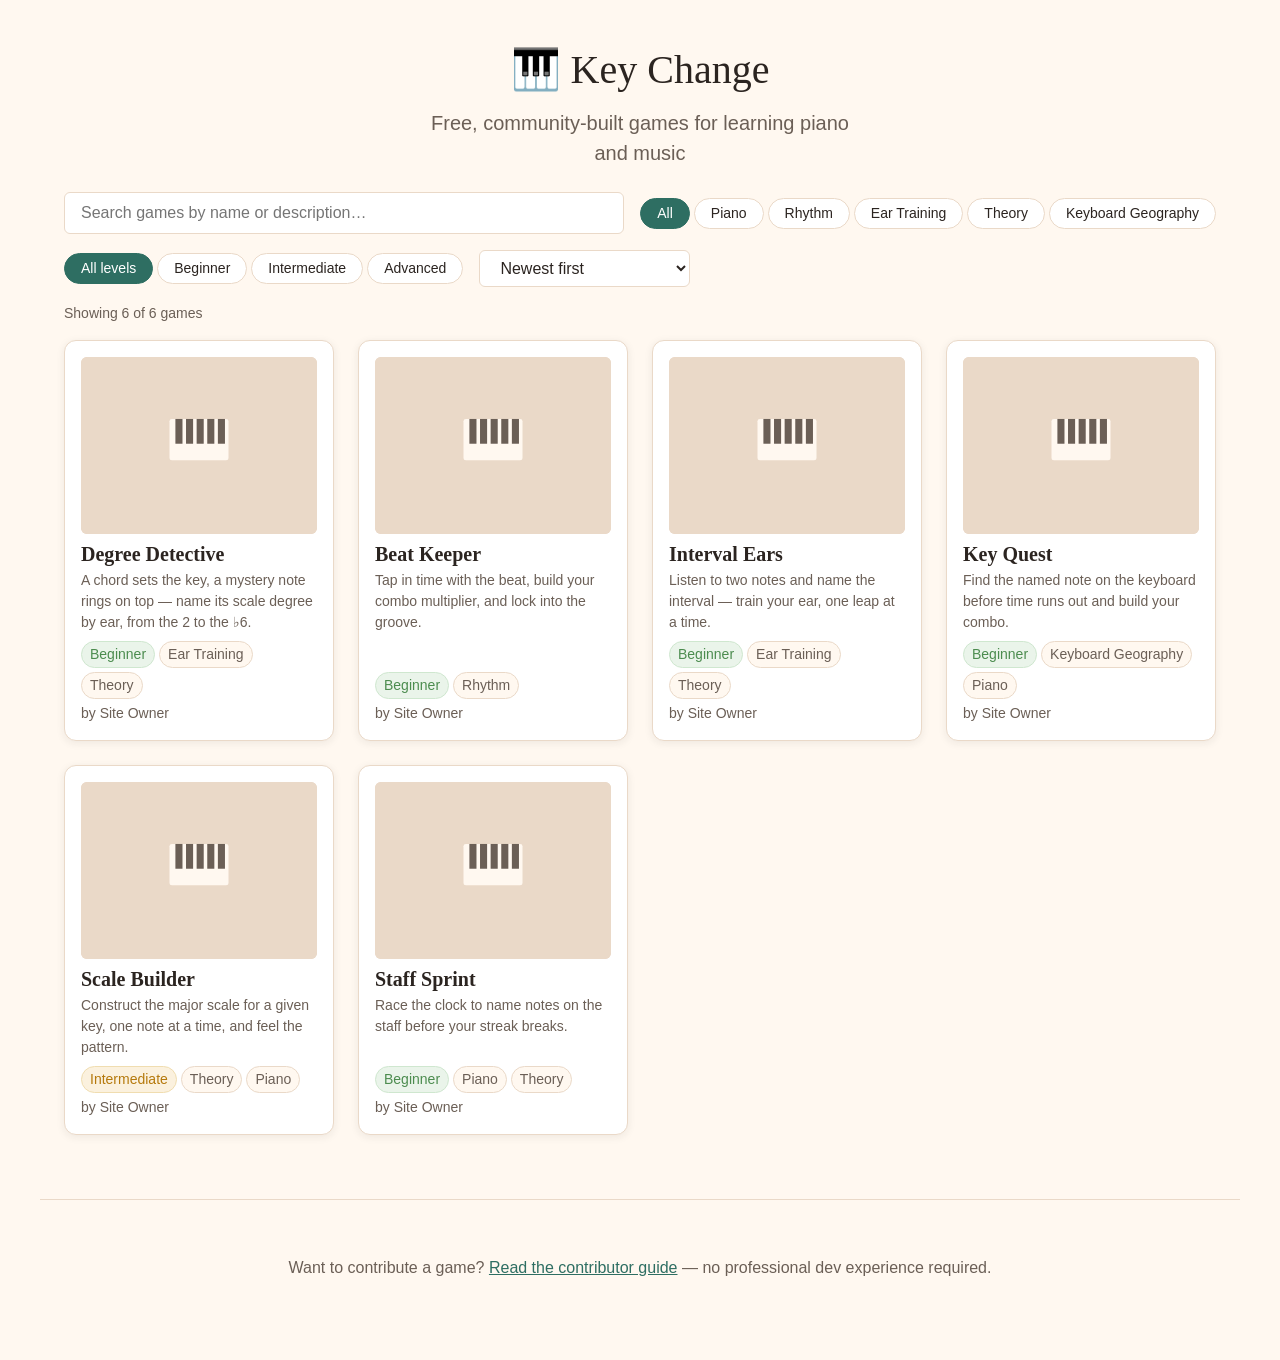
<file: index.html>
<!DOCTYPE html>
<html lang="en">
<head>
  <meta charset="UTF-8">
  <meta name="viewport" content="width=device-width, initial-scale=1.0">
  <title>Key Change — Free Music Learning Games</title>
  <meta name="description" content="A free, community-built library of browser games for learning piano and music — note reading, ear training, rhythm, theory, and more.">
  <link rel="icon" href="favicon.svg" type="image/svg+xml">
  <link rel="stylesheet" href="assets/css/variables.css">
  <link rel="stylesheet" href="assets/css/base.css">
  <link rel="stylesheet" href="assets/css/components.css">
  <link rel="stylesheet" href="assets/css/home.css">
</head>
<body>
  <header class="site-header">
    <a class="site-header__logo" href="index.html">🎹 Key Change</a>
    <p class="site-header__tagline">Free, community-built games for learning piano and music</p>
  </header>

  <main class="gallery">
    <section class="gallery__controls">
      <input
        type="search"
        id="search-input"
        class="search-input"
        placeholder="Search games by name or description…"
        aria-label="Search games"
      >

      <div class="filter-group" id="category-filters" role="group" aria-label="Filter by category">
        <button type="button" class="filter-chip is-active" data-filter="all">All</button>
      </div>

      <div class="filter-group" id="difficulty-filters" role="group" aria-label="Filter by difficulty">
        <button type="button" class="filter-chip is-active" data-difficulty="all">All levels</button>
        <button type="button" class="filter-chip" data-difficulty="beginner">Beginner</button>
        <button type="button" class="filter-chip" data-difficulty="intermediate">Intermediate</button>
        <button type="button" class="filter-chip" data-difficulty="advanced">Advanced</button>
      </div>

      <select id="sort-select" class="sort-select" aria-label="Sort games">
        <option value="newest">Newest first</option>
        <option value="title">Title (A–Z)</option>
        <option value="difficulty">Difficulty (easiest first)</option>
      </select>
    </section>

    <p class="gallery__count" id="results-count" aria-live="polite">Loading games…</p>

    <section class="gallery__grid" id="games-grid" aria-live="polite"></section>

    <p class="gallery__empty" id="empty-state" hidden>
      No games match your filters. <button type="button" id="clear-filters">Clear filters</button>
    </p>
  </main>

  <footer class="site-footer">
    <p>Want to contribute a game? <a href="CONTRIBUTING.md">Read the contributor guide</a> — no professional dev experience required.</p>
  </footer>

  <script src="assets/js/utils.js"></script>
  <script src="assets/js/games-data.js"></script>
  <script src="assets/js/gallery.js"></script>
</body>
</html>
</file>
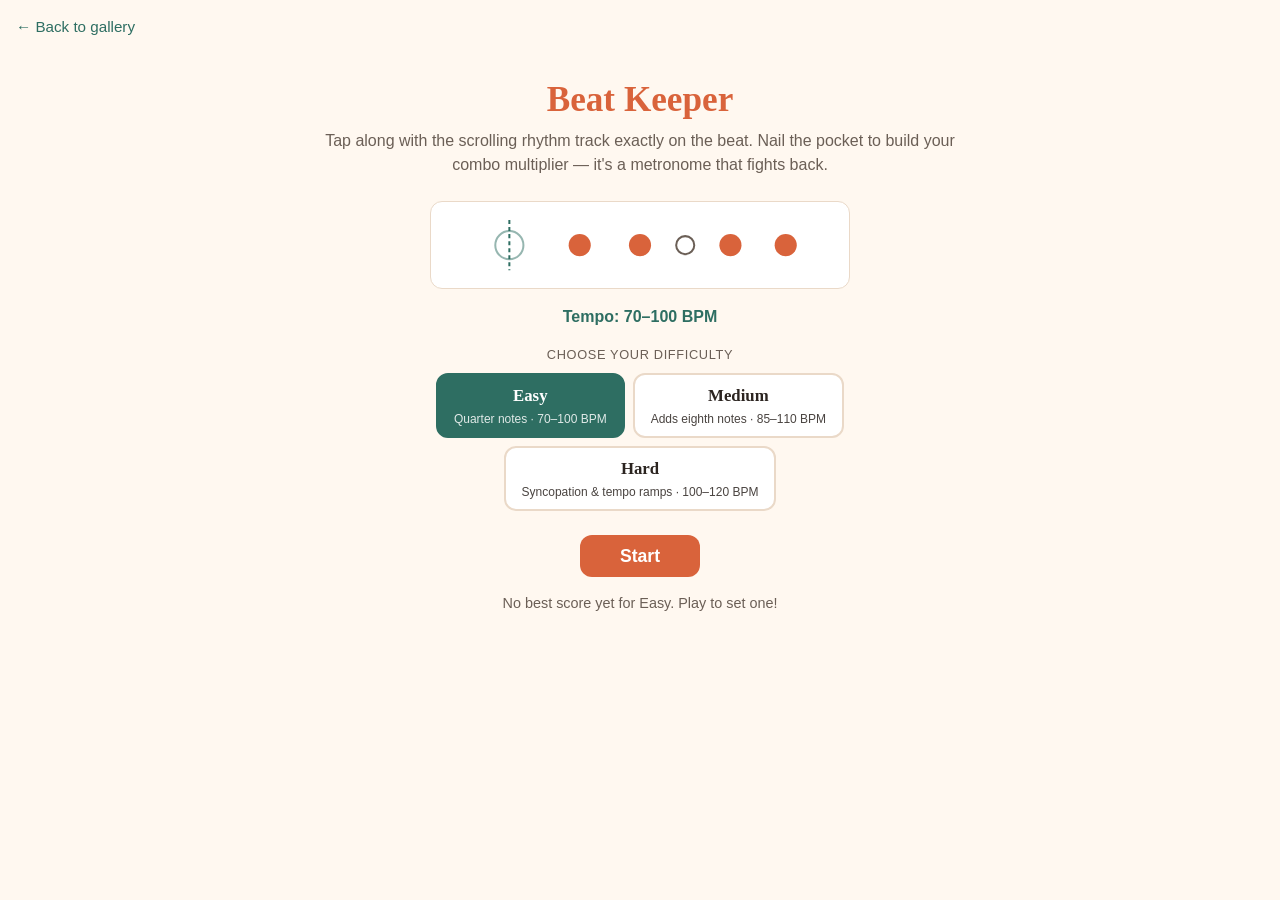
<file: games/beat-keeper/index.html>
<!DOCTYPE html>
<html lang="en">
<head>
  <meta charset="UTF-8">
  <meta name="viewport" content="width=device-width, initial-scale=1.0">
  <title>Beat Keeper — Rhythm Training</title>
  <meta name="description" content="Tap in time with the beat, build your combo multiplier, and lock into the groove. A free rhythm training game.">
  <link rel="stylesheet" href="../../assets/css/variables.css">
  <link rel="stylesheet" href="style.css">
</head>
<body>
  <a class="back-link" href="../../index.html">&larr; Back to gallery</a>

  <div class="app" id="app">

    <!-- START SCREEN -->
    <section class="screen screen--start" id="start-screen">
      <h1 class="title">Beat Keeper</h1>
      <p class="subtitle">Tap along with the scrolling rhythm track exactly on the beat. Nail the pocket to build your combo multiplier &mdash; it's a metronome that fights back.</p>

      <div class="start-preview" aria-hidden="true">
        <svg viewBox="0 0 400 70" class="preview-svg">
          <line x1="70" y1="10" x2="70" y2="60" class="preview-hitline"></line>
          <circle cx="70" cy="35" r="14" class="preview-ring"></circle>
          <circle cx="140" cy="35" r="11" class="preview-note"></circle>
          <circle cx="200" cy="35" r="11" class="preview-note"></circle>
          <circle cx="245" cy="35" r="9" class="preview-rest"></circle>
          <circle cx="290" cy="35" r="11" class="preview-note"></circle>
          <circle cx="345" cy="35" r="11" class="preview-note"></circle>
        </svg>
      </div>

      <p class="tempo-indicator" id="tempo-indicator">Tempo: 70&ndash;100 BPM</p>

      <fieldset class="difficulty-select" id="difficulty-select">
        <legend>Choose your difficulty</legend>
        <div class="difficulty-options">
          <button type="button" class="difficulty-option is-active" data-difficulty="easy" aria-pressed="true">
            <span class="difficulty-name">Easy</span>
            <span class="difficulty-detail">Quarter notes &middot; 70&ndash;100 BPM</span>
          </button>
          <button type="button" class="difficulty-option" data-difficulty="medium" aria-pressed="false">
            <span class="difficulty-name">Medium</span>
            <span class="difficulty-detail">Adds eighth notes &middot; 85&ndash;110 BPM</span>
          </button>
          <button type="button" class="difficulty-option" data-difficulty="hard" aria-pressed="false">
            <span class="difficulty-name">Hard</span>
            <span class="difficulty-detail">Syncopation &amp; tempo ramps &middot; 100&ndash;120 BPM</span>
          </button>
        </div>
      </fieldset>

      <button type="button" class="btn btn-start" id="start-btn">Start</button>

      <p class="best-preview" id="best-preview"></p>
    </section>

    <!-- COUNT-IN SCREEN -->
    <section class="screen screen--countin" id="countin-screen" hidden>
      <div class="countin-display">
        <span class="countin-number" id="countin-number">1</span>
        <p class="countin-label">Get ready&hellip;</p>
      </div>
    </section>

    <!-- GAME SCREEN -->
    <section class="screen screen--game" id="game-screen" hidden>

      <!-- TOP STAT BAR -->
      <header class="stat-bar">
        <div class="stat">
          <span class="stat-label">Score</span>
          <span class="stat-value" id="stat-score">0</span>
        </div>
        <div class="combo-pill" id="combo-pill">
          <span class="combo-value" id="combo-value">x1</span>
        </div>
        <div class="stat stat--right">
          <span class="stat-label">Accuracy</span>
          <span class="stat-value" id="stat-accuracy">100%</span>
        </div>
      </header>

      <!-- HIGHWAY -->
      <div class="highway-region">
        <canvas id="highway-canvas"></canvas>
      </div>

      <!-- PROGRESS STRIP -->
      <div class="progress-strip">
        <span class="progress-label" id="progress-label">Measure 1 / 8</span>
        <div class="progress-track" role="progressbar" aria-label="Pattern progress" aria-valuemin="0" aria-valuemax="8" aria-valuenow="0">
          <div class="progress-fill" id="progress-fill"></div>
        </div>
      </div>

      <!-- TAP ZONE -->
      <button type="button" class="tap-zone" id="tap-zone">
        <span class="tap-zone__label">TAP</span>
        <span class="tap-zone__hint">Press <kbd>Space</kbd> or <kbd>Enter</kbd>, or click here</span>
      </button>

    </section>

    <!-- RESULTS SCREEN -->
    <section class="screen screen--results" id="results-screen" hidden>
      <h2 class="results-heading">Pattern Complete!</h2>
      <div class="banner-best" id="banner-best" hidden>&#9733; New Best! &#9733;</div>

      <div class="grade-badge" id="grade-badge">S</div>

      <div class="results-grid">
        <div class="result-stat">
          <span class="result-value" id="result-score">0</span>
          <span class="result-label">Score</span>
        </div>
        <div class="result-stat">
          <span class="result-value" id="result-accuracy">0%</span>
          <span class="result-label">Accuracy</span>
        </div>
        <div class="result-stat">
          <span class="result-value" id="result-combo">0</span>
          <span class="result-label">Max Combo</span>
        </div>
        <div class="result-stat">
          <span class="result-value" id="result-perfect">0</span>
          <span class="result-label">Perfect</span>
        </div>
        <div class="result-stat">
          <span class="result-value" id="result-good">0</span>
          <span class="result-label">Good</span>
        </div>
        <div class="result-stat">
          <span class="result-value" id="result-miss">0</span>
          <span class="result-label">Miss</span>
        </div>
      </div>

      <p class="results-best-line" id="results-best-line"></p>

      <div class="results-actions">
        <button type="button" class="btn btn-start" id="play-again-btn">Play Again</button>
        <a class="btn btn--secondary" href="../../index.html">Back to gallery</a>
      </div>
    </section>

  </div>

  <script src="game.js"></script>
</body>
</html>
</file>
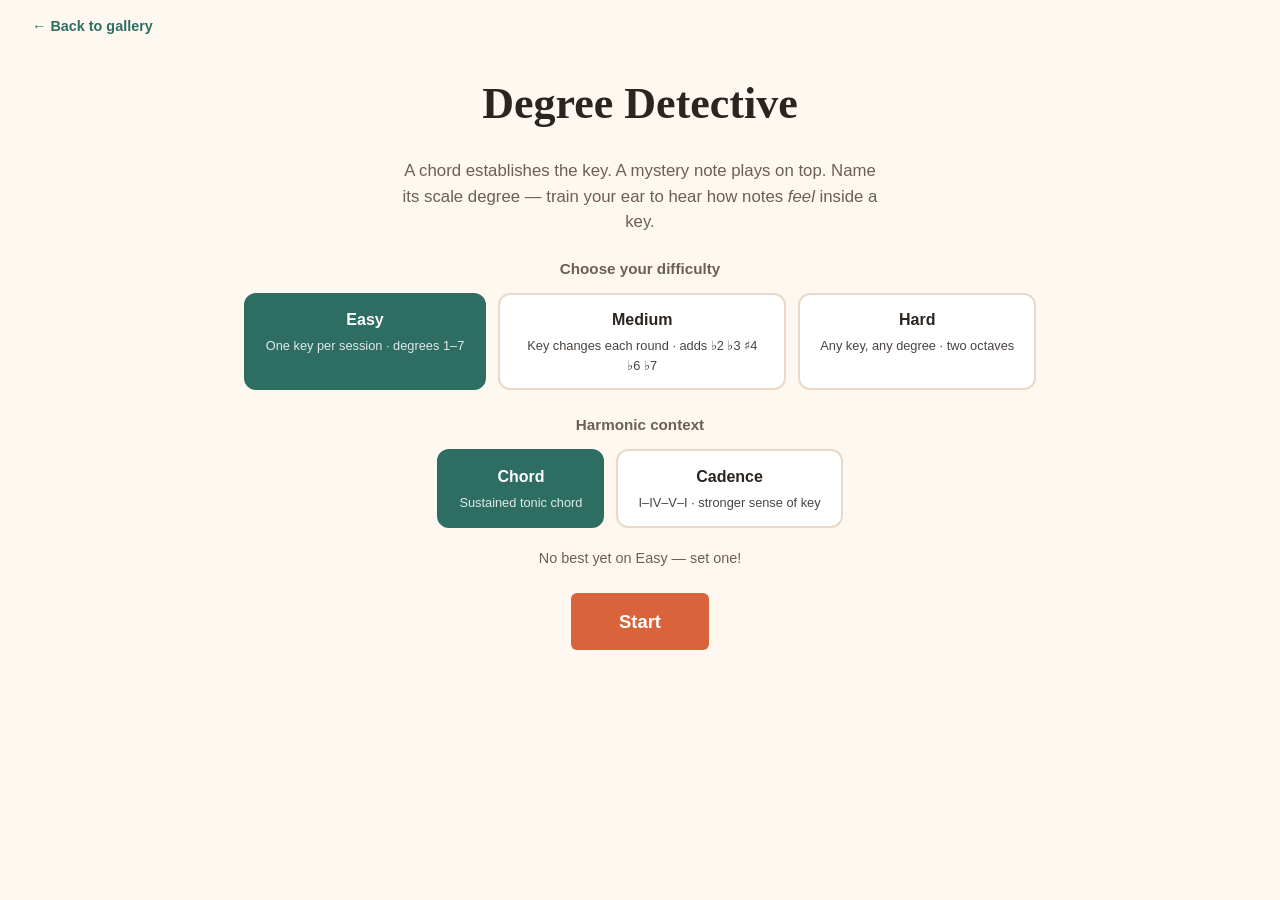
<file: games/degree-detective/index.html>
<!DOCTYPE html>
<html lang="en">
<head>
  <meta charset="UTF-8">
  <meta name="viewport" content="width=device-width, initial-scale=1.0">
  <title>Degree Detective — Key Change</title>
  <meta name="description" content="A chord sets the key, a mystery note rings on top — name its scale degree by ear and learn how every note feels inside a key.">
  <link rel="stylesheet" href="../../assets/css/variables.css">
  <link rel="stylesheet" href="style.css">
</head>
<body>
  <a class="back-link" href="../../index.html">&larr; Back to gallery</a>

  <main class="app" id="app">

    <!-- START SCREEN -->
    <section class="screen screen--start" id="start-screen">
      <h1 class="title">Degree Detective</h1>
      <p class="subtitle">A chord establishes the key. A mystery note plays on top. Name its scale degree — train your ear to hear how notes <em>feel</em> inside a key.</p>

      <fieldset class="picker" id="difficulty-select">
        <legend>Choose your difficulty</legend>
        <div class="picker-options">
          <button type="button" class="select-pill is-active" data-difficulty="easy" aria-pressed="true">
            Easy
            <span class="select-pill__hint">One key per session &middot; degrees 1&ndash;7</span>
          </button>
          <button type="button" class="select-pill" data-difficulty="medium" aria-pressed="false">
            Medium
            <span class="select-pill__hint">Key changes each round &middot; adds ♭2 ♭3 ♯4 ♭6 ♭7</span>
          </button>
          <button type="button" class="select-pill" data-difficulty="hard" aria-pressed="false">
            Hard
            <span class="select-pill__hint">Any key, any degree &middot; two octaves</span>
          </button>
        </div>
      </fieldset>

      <fieldset class="picker" id="mode-select">
        <legend>Harmonic context</legend>
        <div class="picker-options">
          <button type="button" class="select-pill is-active" data-mode="chord" aria-pressed="true">
            Chord
            <span class="select-pill__hint">Sustained tonic chord</span>
          </button>
          <button type="button" class="select-pill" data-mode="cadence" aria-pressed="false">
            Cadence
            <span class="select-pill__hint">I&ndash;IV&ndash;V&ndash;I &middot; stronger sense of key</span>
          </button>
        </div>
      </fieldset>

      <p class="best-preview" id="best-preview" aria-live="polite"></p>

      <button type="button" class="btn btn--start" id="start-btn">Start</button>
    </section>

    <!-- GAME SCREEN -->
    <section class="screen screen--game" id="game-screen" hidden>

      <!-- TOP STAT BAR -->
      <header class="stat-bar">
        <div class="stat">
          <span class="stat-label">Score</span>
          <span class="stat-value" id="stat-score">0</span>
        </div>
        <div class="stat">
          <span class="stat-label">Streak</span>
          <span class="stat-value" id="stat-streak">0</span>
        </div>
        <div class="stat stat--progress">
          <span class="stat-label" id="stat-round-label">Round 1/15</span>
          <div class="progress-track" role="progressbar" aria-label="Round progress" aria-valuemin="0" aria-valuemax="15" aria-valuenow="0">
            <div class="progress-fill" id="round-progress-fill"></div>
          </div>
        </div>
      </header>

      <!-- CENTER PLAY AREA -->
      <div class="play-region">
        <div class="key-card">
          <span class="key-card__label">This round</span>
          <strong class="key-card__value" id="key-name">Key of C major</strong>
        </div>

        <button type="button" class="play-btn" id="play-btn" aria-label="Play the key context and the mystery note">
          <span class="play-btn__pulse" id="play-pulse" aria-hidden="true">
            <span></span><span></span><span></span><span></span><span></span>
          </span>
          <svg class="play-btn__icon" viewBox="0 0 64 64" aria-hidden="true">
            <path d="M8 24 H20 L36 10 V54 L20 40 H8 Z" fill="currentColor"></path>
            <path class="play-btn__wave play-btn__wave--1" d="M44 22 Q50 32 44 42" fill="none" stroke="currentColor" stroke-width="3.5" stroke-linecap="round"></path>
            <path class="play-btn__wave play-btn__wave--2" d="M50 16 Q60 32 50 48" fill="none" stroke="currentColor" stroke-width="3.5" stroke-linecap="round"></path>
          </svg>
        </button>
        <p class="play-hint" id="play-hint">Click Play or press Space to listen</p>
        <p class="replay-counter" id="replay-counter" hidden>Replays used: <span id="replay-count">0</span></p>
      </div>

      <!-- DEGREE ANSWER GRID (piano geometry, built by game.js) -->
      <div class="degree-grid degree-grid--full" id="degree-grid" role="group" aria-label="Scale degree answers"></div>
      <p class="hotkey-legend" id="hotkey-legend"></p>

      <!-- FEEDBACK STRIP -->
      <div class="feedback-strip" id="feedback-strip" hidden>
        <p class="feedback-text" id="feedback-text" aria-live="polite"></p>
        <button type="button" class="btn btn--next" id="next-btn">Next round</button>
      </div>

    </section>

    <!-- RESULTS SCREEN -->
    <section class="screen screen--results" id="results-screen" hidden>
      <h2 class="results-heading">Session complete!</h2>
      <p class="results-grade" id="results-grade">S</p>
      <div class="banner-best" id="banner-best" hidden>&#9733; New best! &#9733;</div>

      <div class="results-grid">
        <div class="result-stat">
          <span class="result-value" id="result-accuracy">0%</span>
          <span class="result-label">Accuracy</span>
        </div>
        <div class="result-stat">
          <span class="result-value" id="result-replays">0.0</span>
          <span class="result-label">Avg. replays / round</span>
        </div>
        <div class="result-stat">
          <span class="result-value" id="result-streak">0</span>
          <span class="result-label">Best streak</span>
        </div>
        <div class="result-stat">
          <span class="result-value" id="result-score">0</span>
          <span class="result-label">Score</span>
        </div>
      </div>

      <p class="results-best-line" id="results-best-line"></p>

      <div class="results-actions">
        <button type="button" class="btn btn--start" id="play-again-btn">Play again</button>
        <a class="btn btn--secondary" href="../../index.html">Back to gallery</a>
      </div>
    </section>

  </main>

  <script src="game.js"></script>
</body>
</html>
</file>
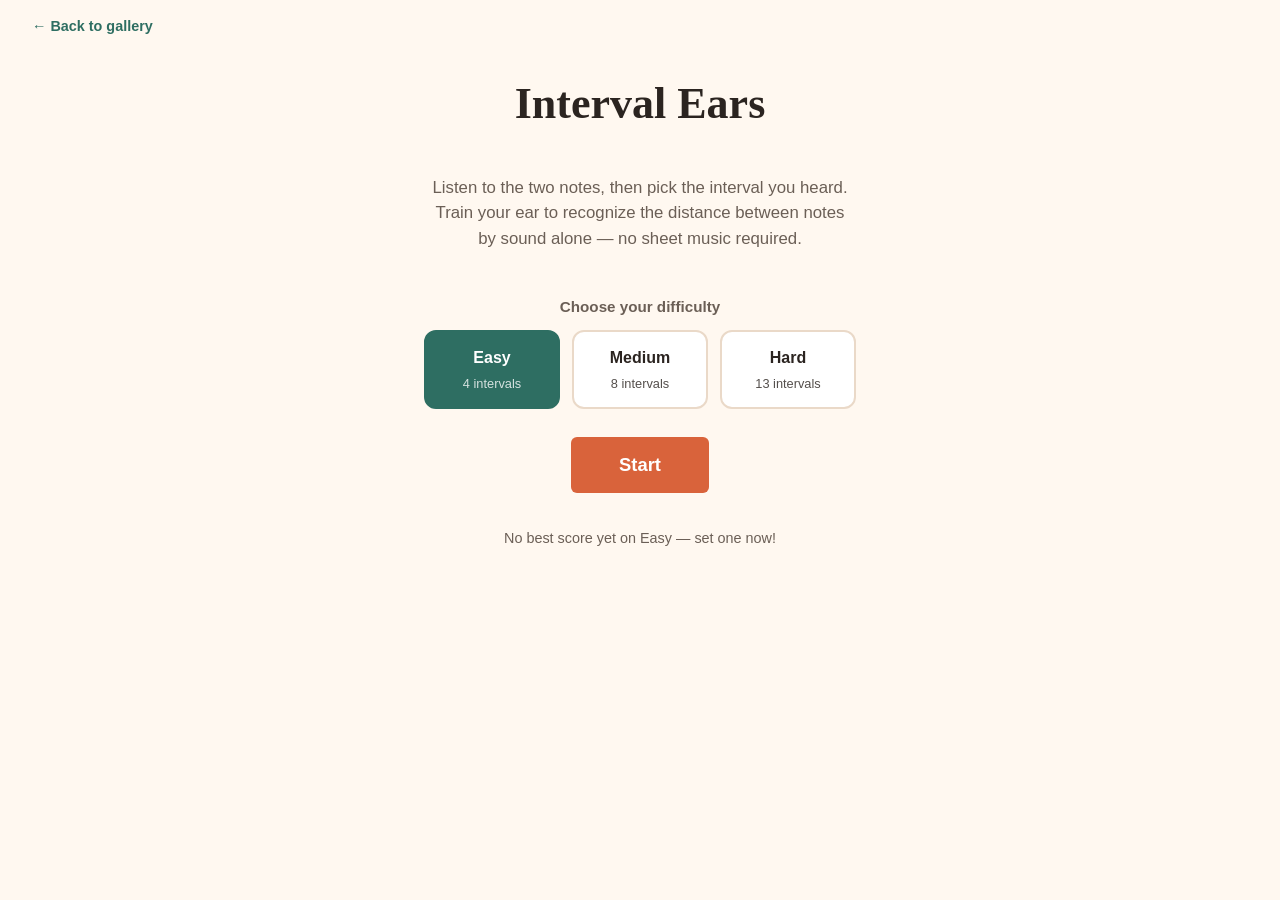
<file: games/interval-ears/index.html>
<!DOCTYPE html>
<html lang="en">
<head>
  <meta charset="UTF-8">
  <meta name="viewport" content="width=device-width, initial-scale=1.0">
  <title>Interval Ears — Key Change</title>
  <meta name="description" content="Listen to two notes and name the interval — train your ear, one leap at a time.">
  <link rel="stylesheet" href="../../assets/css/variables.css">
  <link rel="stylesheet" href="style.css">
</head>
<body>
  <a class="back-link" href="../../index.html">&larr; Back to gallery</a>

  <main class="app" id="app">

    <!-- START SCREEN -->
    <section class="screen screen--start" id="start-screen">
      <h1 class="title">Interval Ears</h1>
      <p class="subtitle">Listen to the two notes, then pick the interval you heard. Train your ear to recognize the distance between notes by sound alone — no sheet music required.</p>

      <fieldset class="difficulty-select" id="difficulty-select">
        <legend>Choose your difficulty</legend>
        <div class="difficulty-options">
          <button type="button" class="difficulty-option is-active" data-difficulty="easy" aria-pressed="true">
            Easy
            <span class="difficulty-option__hint">4 intervals</span>
          </button>
          <button type="button" class="difficulty-option" data-difficulty="medium" aria-pressed="false">
            Medium
            <span class="difficulty-option__hint">8 intervals</span>
          </button>
          <button type="button" class="difficulty-option" data-difficulty="hard" aria-pressed="false">
            Hard
            <span class="difficulty-option__hint">13 intervals</span>
          </button>
        </div>
      </fieldset>

      <button type="button" class="btn btn--start" id="start-btn">Start</button>

      <p class="best-preview" id="best-preview" aria-live="polite"></p>
    </section>

    <!-- GAME SCREEN -->
    <section class="screen screen--game" id="game-screen" hidden>

      <!-- TOP STAT BAR -->
      <header class="stat-bar">
        <div class="stat">
          <span class="stat-label">Score</span>
          <span class="stat-value" id="stat-score">0</span>
        </div>
        <div class="stat">
          <span class="stat-label">Streak</span>
          <span class="stat-value" id="stat-streak">0</span>
        </div>
        <div class="stat stat--progress">
          <span class="stat-label" id="stat-round-label">Round 1/15</span>
          <div class="progress-track" role="progressbar" aria-label="Round progress" aria-valuemin="0" aria-valuemax="15" aria-valuenow="0">
            <div class="progress-fill" id="round-progress-fill"></div>
          </div>
        </div>
      </header>

      <!-- CENTER PLAY AREA -->
      <div class="play-region">
        <button type="button" class="play-btn" id="play-btn" aria-label="Play the two notes">
          <span class="play-btn__pulse" id="play-pulse" aria-hidden="true">
            <span></span><span></span><span></span><span></span><span></span>
          </span>
          <svg class="play-btn__icon" viewBox="0 0 64 64" aria-hidden="true">
            <path d="M8 24 H20 L36 10 V54 L20 40 H8 Z" fill="currentColor"></path>
            <path class="play-btn__wave play-btn__wave--1" d="M44 22 Q50 32 44 42" fill="none" stroke="currentColor" stroke-width="3.5" stroke-linecap="round"></path>
            <path class="play-btn__wave play-btn__wave--2" d="M50 16 Q60 32 50 48" fill="none" stroke="currentColor" stroke-width="3.5" stroke-linecap="round"></path>
          </svg>
        </button>
        <p class="play-hint" id="play-hint">Click Play or press Space to listen</p>
        <p class="replay-counter" id="replay-counter" hidden>Replays used: <span id="replay-count">0</span></p>
      </div>

      <!-- INTERVAL ANSWER GRID -->
      <div class="answer-grid" id="answer-grid" role="group" aria-label="Interval answers"></div>

      <!-- FEEDBACK STRIP -->
      <div class="feedback-strip" id="feedback-strip" hidden>
        <p class="feedback-text" id="feedback-text" aria-live="polite"></p>
        <button type="button" class="btn btn--next" id="next-btn">Next Round</button>
      </div>

    </section>

    <!-- RESULTS SCREEN -->
    <section class="screen screen--results" id="results-screen" hidden>
      <h2 class="results-heading">Session Complete!</h2>
      <p class="results-grade" id="results-grade">S</p>
      <div class="banner-best" id="banner-best" hidden>&#9733; New Best! &#9733;</div>

      <div class="results-grid">
        <div class="result-stat">
          <span class="result-value" id="result-accuracy">0%</span>
          <span class="result-label">Accuracy</span>
        </div>
        <div class="result-stat">
          <span class="result-value" id="result-replays">0.0</span>
          <span class="result-label">Avg. Replays / Round</span>
        </div>
        <div class="result-stat">
          <span class="result-value" id="result-streak">0</span>
          <span class="result-label">Best Streak</span>
        </div>
        <div class="result-stat">
          <span class="result-value" id="result-score">0</span>
          <span class="result-label">Score</span>
        </div>
      </div>

      <p class="results-best-line" id="results-best-line"></p>

      <div class="results-actions">
        <button type="button" class="btn btn--start" id="play-again-btn">Play Again</button>
        <a class="btn btn--secondary" href="../../index.html">Back to gallery</a>
      </div>
    </section>

  </main>

  <script src="game.js"></script>
</body>
</html>
</file>
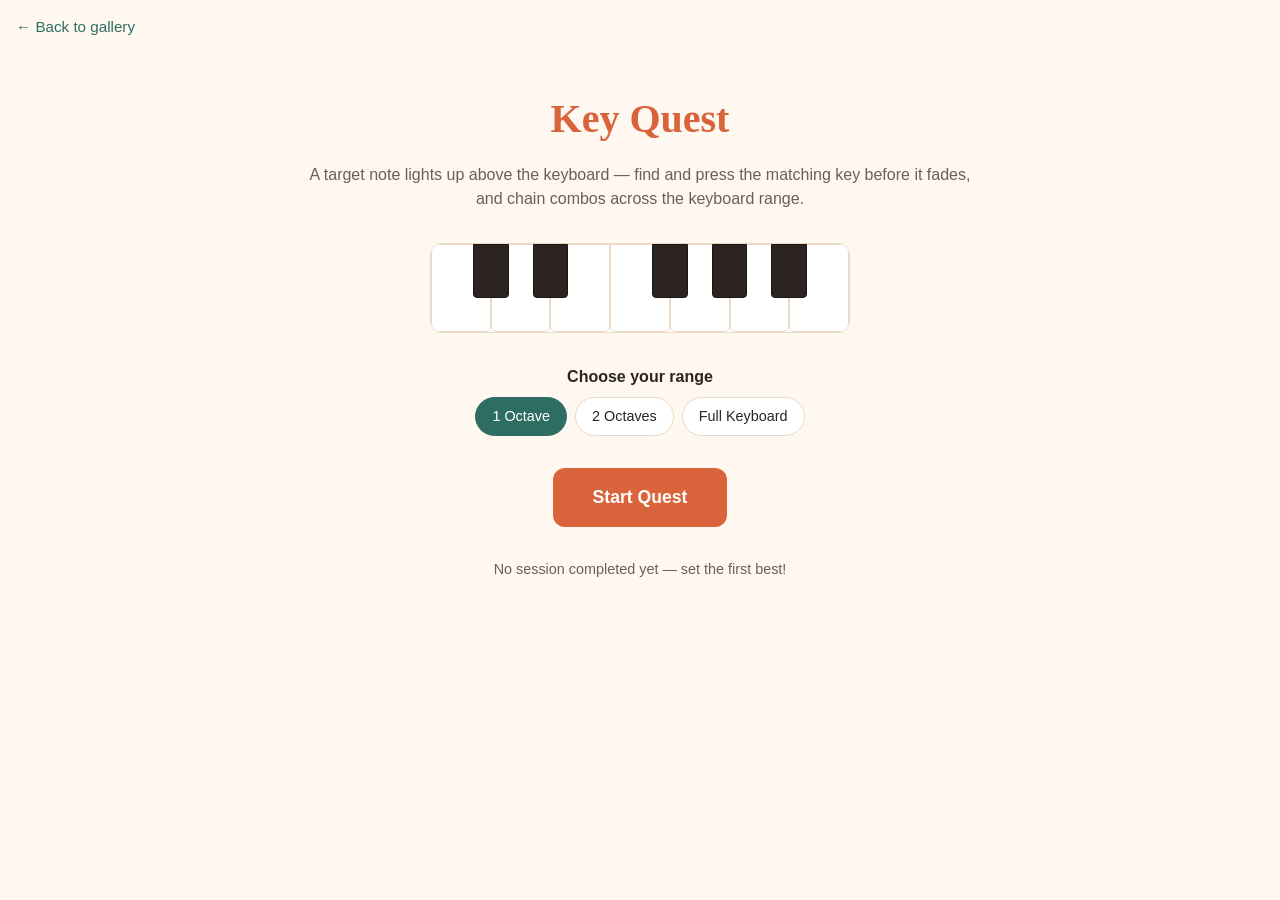
<file: games/key-quest/index.html>
<!DOCTYPE html>
<html lang="en">
<head>
  <meta charset="UTF-8">
  <meta name="viewport" content="width=device-width, initial-scale=1.0">
  <title>Key Quest — Piano Keyboard Geography</title>
  <meta name="description" content="Find the named note on the keyboard before time runs out and build your combo. A free piano keyboard geography game.">
  <link rel="stylesheet" href="../../assets/css/variables.css">
  <link rel="stylesheet" href="style.css">
</head>
<body>
  <a class="back-link" href="../../index.html">&larr; Back to gallery</a>

  <div class="app" id="app">

    <!-- START SCREEN -->
    <section class="screen screen--start" id="start-screen">
      <h1 class="title">Key Quest</h1>
      <p class="subtitle">A target note lights up above the keyboard — find and press the matching key before it fades, and chain combos across the keyboard range.</p>

      <div class="start-preview" id="start-preview" aria-hidden="true">
        <!-- mini keyboard preview rendered by JS -->
      </div>

      <fieldset class="range-select" id="range-select">
        <legend>Choose your range</legend>
        <div class="range-options">
          <button type="button" class="range-option is-active" data-range="1" aria-pressed="true">1 Octave</button>
          <button type="button" class="range-option" data-range="2" aria-pressed="false">2 Octaves</button>
          <button type="button" class="range-option" data-range="full" aria-pressed="false">Full Keyboard</button>
        </div>
      </fieldset>

      <button type="button" class="btn btn-start" id="start-btn">Start Quest</button>

      <p class="best-preview" id="best-preview"></p>
    </section>

    <!-- GAME SCREEN -->
    <section class="screen screen--game" id="game-screen" hidden>

      <!-- TOP STAT BAR -->
      <header class="stat-bar">
        <div class="stat">
          <span class="stat-label">Score</span>
          <span class="stat-value" id="stat-score">0</span>
        </div>
        <div class="stat">
          <span class="stat-label">Combo</span>
          <span class="stat-value" id="stat-combo">0</span>
        </div>
        <div class="stat stat--progress">
          <span class="stat-label" id="stat-round-label">Round 1/20</span>
          <div class="progress-track" role="progressbar" aria-label="Round progress" aria-valuemin="0" aria-valuemax="20" aria-valuenow="0">
            <div class="progress-fill" id="round-progress-fill"></div>
          </div>
        </div>
        <button type="button" class="btn btn--hint" id="hint-btn">Hint &times;3</button>
        <button type="button" class="btn btn--skip" id="skip-btn">Skip round</button>
      </header>

      <!-- CALLOUT REGION -->
      <div class="callout-region">
        <div class="callout-card" id="callout-card">
          <span class="callout-find">Find:</span>
          <span class="callout-target" id="callout-target">C</span>
        </div>
        <div class="time-budget-track">
          <div class="time-budget-fill" id="time-budget-fill"></div>
        </div>
        <p class="round-message" id="round-message" aria-live="polite"></p>
      </div>

      <!-- KEYBOARD REGION -->
      <div class="keyboard-region">
        <button type="button" class="octave-nav octave-nav--left" id="octave-left" aria-label="Shift keyboard view left" hidden>&#10094;</button>
        <div class="keyboard-viewport" id="keyboard-viewport">
          <div class="keyboard" id="keyboard"></div>
        </div>
        <button type="button" class="octave-nav octave-nav--right" id="octave-right" aria-label="Shift keyboard view right" hidden>&#10095;</button>
      </div>

      <!-- LEGEND / BOTTOM STRIP -->
      <div class="legend-strip">
        <p class="legend-title">Computer keyboard mapping (shifts with the visible octave):</p>
        <div class="legend-row" id="legend-row"></div>
        <p class="legend-hint">Left / Right arrows shift the visible octave window when it doesn't all fit.</p>
      </div>

    </section>

    <!-- RESULTS SCREEN -->
    <section class="screen screen--results" id="results-screen" hidden>
      <h2 class="results-heading" id="results-heading">Quest Complete!</h2>
      <div class="banner-best" id="banner-best" hidden>New Best!</div>

      <div class="results-grid">
        <div class="result-stat">
          <span class="result-value" id="result-accuracy">0%</span>
          <span class="result-label">Accuracy</span>
        </div>
        <div class="result-stat">
          <span class="result-value" id="result-combo">0</span>
          <span class="result-label">Best Combo</span>
        </div>
        <div class="result-stat">
          <span class="result-value" id="result-time">0.0s</span>
          <span class="result-label">Avg. Find Time</span>
        </div>
        <div class="result-stat">
          <span class="result-value" id="result-score">0</span>
          <span class="result-label">Score</span>
        </div>
      </div>

      <p class="results-best-line" id="results-best-line"></p>

      <div class="results-actions">
        <button type="button" class="btn btn-start" id="play-again-btn">Play Again</button>
        <a class="btn btn--secondary" href="../../index.html">Back to gallery</a>
      </div>
    </section>

  </div>

  <script src="game.js"></script>
</body>
</html>
</file>
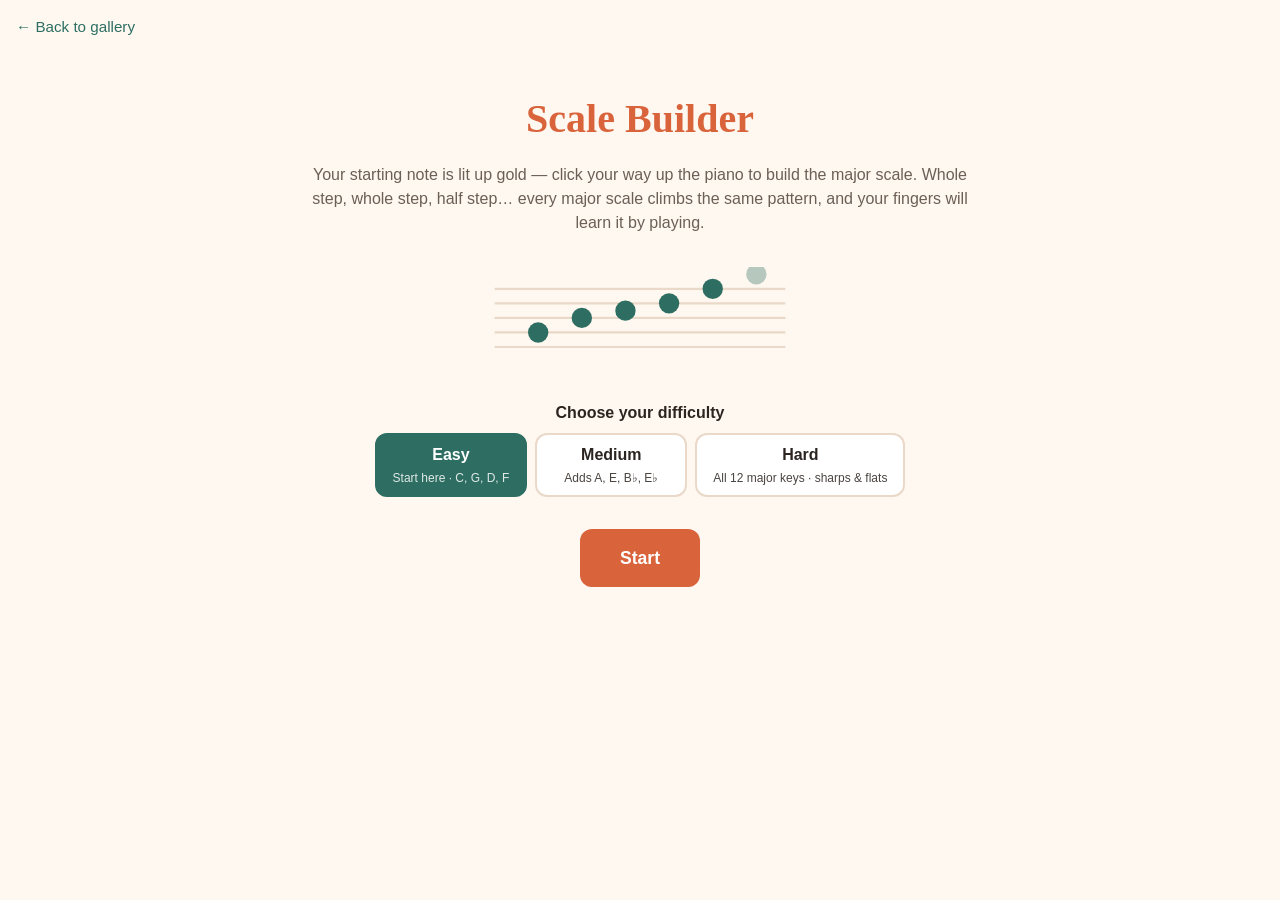
<file: games/scale-builder/index.html>
<!DOCTYPE html>
<html lang="en">
<head>
  <meta charset="UTF-8">
  <meta name="viewport" content="width=device-width, initial-scale=1.0">
  <title>Scale Builder — Major Scale Construction</title>
  <meta name="description" content="Build the major scale for a given key, one note at a time, and feel the whole-step/half-step pattern. A free music theory game.">
  <link rel="stylesheet" href="../../assets/css/variables.css">
  <link rel="stylesheet" href="style.css">
</head>
<body>
  <a class="back-link" href="../../index.html">&larr; Back to gallery</a>

  <div class="app" id="app">

    <!-- START SCREEN -->
    <section class="screen screen--start" id="start-screen">
      <h1 class="title">Scale Builder</h1>
      <p class="subtitle">Your starting note is lit up gold &mdash; click your way up the piano to build the major scale. Whole step, whole step, half step&hellip; every major scale climbs the same pattern, and your fingers will learn it by playing.</p>

      <div class="start-preview" aria-hidden="true">
        <svg viewBox="0 0 220 70" class="preview-svg">
          <line x1="10" y1="15" x2="210" y2="15" class="preview-staffline"></line>
          <line x1="10" y1="25" x2="210" y2="25" class="preview-staffline"></line>
          <line x1="10" y1="35" x2="210" y2="35" class="preview-staffline"></line>
          <line x1="10" y1="45" x2="210" y2="45" class="preview-staffline"></line>
          <line x1="10" y1="55" x2="210" y2="55" class="preview-staffline"></line>
          <circle cx="40" cy="45" r="7" class="preview-note"></circle>
          <circle cx="70" cy="35" r="7" class="preview-note"></circle>
          <circle cx="100" cy="30" r="7" class="preview-note"></circle>
          <circle cx="130" cy="25" r="7" class="preview-note"></circle>
          <circle cx="160" cy="15" r="7" class="preview-note"></circle>
          <circle cx="190" cy="5" r="7" class="preview-note preview-note--fade"></circle>
        </svg>
      </div>

      <fieldset class="difficulty-select" id="difficulty-select">
        <legend>Choose your difficulty</legend>
        <div class="difficulty-options">
          <button type="button" class="difficulty-option is-active" data-difficulty="easy" aria-pressed="true">
            <span class="difficulty-name">Easy</span>
            <span class="difficulty-detail">Start here &middot; C, G, D, F</span>
          </button>
          <button type="button" class="difficulty-option" data-difficulty="medium" aria-pressed="false">
            <span class="difficulty-name">Medium</span>
            <span class="difficulty-detail">Adds A, E, B&flat;, E&flat;</span>
          </button>
          <button type="button" class="difficulty-option" data-difficulty="hard" aria-pressed="false">
            <span class="difficulty-name">Hard</span>
            <span class="difficulty-detail">All 12 major keys &middot; sharps &amp; flats</span>
          </button>
        </div>
      </fieldset>

      <button type="button" class="btn btn-start" id="start-btn">Start</button>

      <p class="best-preview" id="best-preview"></p>
    </section>

    <!-- GAME SCREEN -->
    <section class="screen screen--game" id="game-screen" hidden>

      <!-- TOP STAT BAR (~12%) -->
      <header class="stat-bar">
        <div class="stat">
          <span class="stat-label">Score</span>
          <span class="stat-value" id="stat-score">0</span>
        </div>
        <div class="stat">
          <span class="stat-label">Scales</span>
          <span class="stat-value" id="stat-scales">0/10</span>
        </div>
        <div class="stat">
          <span class="stat-label">Accuracy</span>
          <span class="stat-value" id="stat-accuracy">100%</span>
        </div>
        <button type="button" class="btn btn--skip" id="skip-btn">Skip Scale</button>
      </header>

      <!-- PROMPT REGION (~15%) -->
      <div class="prompt-region">
        <h2 class="prompt-heading" id="prompt-heading">Build: C Major</h2>
        <div class="key-sig-wrap" aria-hidden="true">
          <svg id="key-sig-svg" viewBox="0 0 150 64" class="key-sig-svg" role="img" aria-label="Key signature reference"></svg>
        </div>
      </div>

      <!-- SCALE RACK (~15%, above keyboard) -->
      <div class="rack" id="rack" aria-label="Scale built so far" aria-live="polite">
        <!-- 8 slots + 7 W/H step badges injected by JS -->
      </div>
      <p class="rack-caption"><strong>W</strong> = whole step (skip over a key) &middot; <strong>H</strong> = half step (the very next key). Stuck? Click the blinking one for a hint.</p>

      <!-- FEEDBACK STRIP -->
      <p class="feedback-strip" id="feedback-strip" aria-live="polite"></p>

      <!-- KEYBOARD REGION (~50%) — one fixed two-octave piano, C4 to C6.
           Every scale fits inside it; nothing scrolls or shifts. -->
      <div class="keyboard-region">
        <div class="keyboard-wrap" id="keyboard-wrap">
          <div class="keyboard" id="keyboard"></div>
        </div>
      </div>
      <p class="rotate-hint">Tip: turn your device sideways for bigger piano keys.</p>

    </section>

    <!-- RESULTS SCREEN -->
    <section class="screen screen--results" id="results-screen" hidden>
      <h2 class="results-heading">Great practicing!</h2>
      <div class="banner-best" id="banner-best" hidden>&#9733; New Best! &#9733;</div>

      <div class="grade-badge" id="grade-badge">S</div>
      <p class="grade-caption">Your rank</p>

      <div class="results-grid">
        <div class="result-stat">
          <span class="result-value" id="result-score">0</span>
          <span class="result-label">Score</span>
        </div>
        <div class="result-stat">
          <span class="result-value" id="result-accuracy">0%</span>
          <span class="result-label">Accuracy</span>
        </div>
        <div class="result-stat">
          <span class="result-value" id="result-perfect">0</span>
          <span class="result-label">Perfect Scales</span>
        </div>
      </div>

      <p class="results-best-line" id="results-best-line"></p>

      <div class="mastery-section">
        <h3 class="mastery-heading">Keys Mastered</h3>
        <div class="mastery-checklist" id="mastery-checklist"></div>
      </div>

      <div class="results-actions">
        <button type="button" class="btn btn-start" id="play-again-btn">Play Again</button>
        <a class="btn btn--secondary" href="../../index.html">Back to gallery</a>
      </div>
    </section>

  </div>

  <script src="../../assets/js/notation.js"></script>
  <script src="game.js"></script>
</body>
</html>
</file>
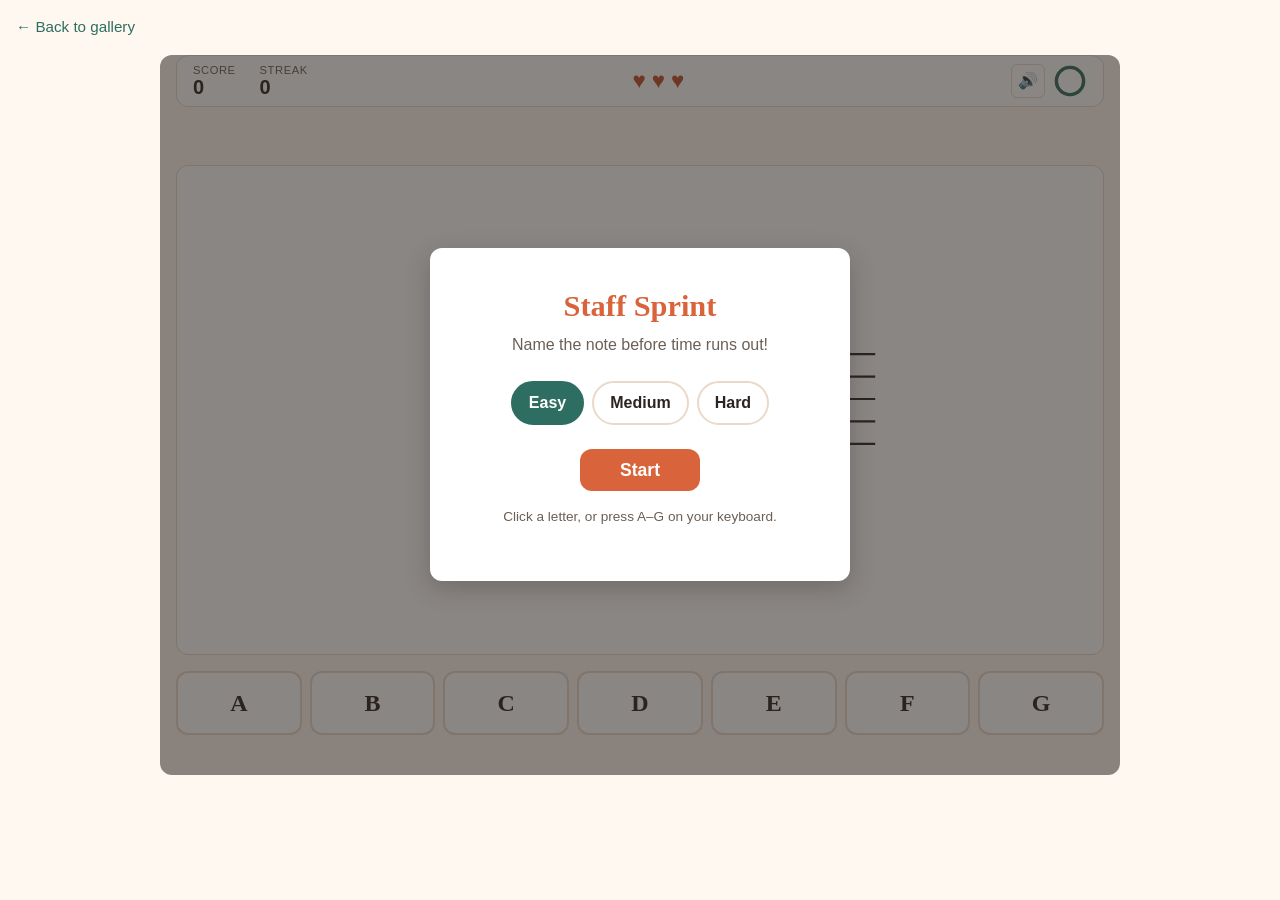
<file: games/staff-sprint/index.html>
<!DOCTYPE html>
<html lang="en">
<head>
  <meta charset="UTF-8">
  <meta name="viewport" content="width=device-width, initial-scale=1.0">
  <title>Staff Sprint — Key Change</title>
  <meta name="description" content="Race the clock to name notes on the staff before your streak breaks.">
  <link rel="stylesheet" href="../../assets/css/variables.css">
  <link rel="stylesheet" href="style.css">
</head>
<body>
  <a class="back-link" href="../../index.html">&larr; Back to gallery</a>

  <main class="game" id="game">

    <!-- Top stat bar -->
    <div class="topbar">
      <div class="topbar__stats">
        <span class="stat"><span class="stat__label">Score</span><span class="stat__value" id="score-value">0</span></span>
        <span class="stat"><span class="stat__label">Streak</span><span class="stat__value" id="streak-value">0</span></span>
      </div>

      <div class="topbar__lives" id="lives" aria-label="Lives remaining" role="img">
        <span class="heart" data-life="1">&#9829;</span>
        <span class="heart" data-life="2">&#9829;</span>
        <span class="heart" data-life="3">&#9829;</span>
      </div>

      <div class="topbar__right">
        <button type="button" class="icon-btn" id="mute-btn" aria-pressed="false" aria-label="Mute sound">
          <span id="mute-icon">&#128266;</span>
        </button>
        <svg class="timer-ring" viewBox="0 0 40 40" width="34" height="34" aria-hidden="true">
          <circle class="timer-ring__bg" cx="20" cy="20" r="16"></circle>
          <circle class="timer-ring__arc" id="timer-arc" cx="20" cy="20" r="16"></circle>
        </svg>
      </div>
    </div>

    <!-- Streak banner -->
    <div class="banner" id="streak-banner" aria-live="polite"></div>

    <!-- Center staff area -->
    <div class="stage">
      <div class="stage__svg-wrap">
        <svg id="staff-svg" viewBox="0 0 500 220" role="img" aria-label="Musical staff with a note to identify"></svg>
      </div>
      <div class="floaters" id="floaters" aria-hidden="true"></div>
    </div>

    <!-- Bottom controls -->
    <div class="controls" id="letter-controls" role="group" aria-label="Note name answers">
      <button type="button" class="letter-btn" data-letter="A">A</button>
      <button type="button" class="letter-btn" data-letter="B">B</button>
      <button type="button" class="letter-btn" data-letter="C">C</button>
      <button type="button" class="letter-btn" data-letter="D">D</button>
      <button type="button" class="letter-btn" data-letter="E">E</button>
      <button type="button" class="letter-btn" data-letter="F">F</button>
      <button type="button" class="letter-btn" data-letter="G">G</button>
    </div>

    <!-- Start overlay -->
    <div class="overlay" id="start-overlay">
      <div class="card">
        <h1>Staff Sprint</h1>
        <p class="card__lede">Name the note before time runs out!</p>

        <div class="difficulty-pills" role="group" aria-label="Choose difficulty">
          <button type="button" class="pill is-active" data-difficulty="easy">Easy</button>
          <button type="button" class="pill" data-difficulty="medium">Medium</button>
          <button type="button" class="pill" data-difficulty="hard">Hard</button>
        </div>

        <button type="button" class="btn btn--primary" id="start-btn">Start</button>

        <p class="card__hint">Click a letter, or press A&ndash;G on your keyboard.</p>
      </div>
    </div>

    <!-- Game over overlay -->
    <div class="overlay" id="gameover-overlay" hidden>
      <div class="card">
        <h1>Game Over</h1>
        <p class="new-best-banner" id="new-best-banner" hidden>&#9733; New High Score! &#9733;</p>

        <dl class="results">
          <div class="results__row"><dt>Score</dt><dd id="final-score">0</dd></div>
          <div class="results__row"><dt>Best streak</dt><dd id="final-streak">0</dd></div>
          <div class="results__row"><dt>Notes / min</dt><dd id="final-npm">0</dd></div>
          <div class="results__row results__row--muted"><dt>Best score</dt><dd id="best-score">0</dd></div>
        </dl>

        <button type="button" class="btn btn--primary" id="retry-btn">Play Again</button>
      </div>
    </div>

  </main>

  <script src="../../assets/js/notation.js"></script>
  <script src="game.js"></script>
</body>
</html>
</file>
<file: assets/css/variables.css>
:root {
  /* Color palette — warm, approachable, not clinical/corporate */
  --color-bg: #FFF8F0;
  --color-surface: #FFFFFF;
  --color-primary: #D9633B;
  --color-primary-hover: #C1512C;
  --color-secondary: #2E6E62;
  --color-secondary-hover: #24564C;
  --color-text: #2B2420;
  --color-text-muted: #6B5F56;
  --color-border: #EAD9C8;
  --color-beginner: #4C8C4F;
  --color-intermediate: #B5790C;
  --color-advanced: #C1512C;

  /* Typography */
  --font-heading: Georgia, "Iowan Old Style", "Palatino Linotype", serif;
  --font-body: -apple-system, BlinkMacSystemFont, "Segoe UI", Roboto, Helvetica, Arial, sans-serif;
  --font-size-sm: 0.875rem;
  --font-size-base: 1rem;
  --font-size-lg: 1.25rem;
  --font-size-xl: 1.75rem;
  --font-size-xxl: 2.5rem;
  --line-height-base: 1.5;

  /* Spacing scale */
  --space-xs: 0.25rem;
  --space-sm: 0.5rem;
  --space-md: 1rem;
  --space-lg: 1.5rem;
  --space-xl: 2.5rem;
  --space-xxl: 4rem;

  /* Shape */
  --radius-sm: 6px;
  --radius-md: 12px;
  --shadow-card: 0 2px 8px rgba(43, 36, 32, 0.08);
  --shadow-card-hover: 0 6px 16px rgba(43, 36, 32, 0.12);

  /* Layout */
  --max-width: 1200px;
}
</file>
<file: assets/css/base.css>
*, *::before, *::after {
  box-sizing: border-box;
}

html, body {
  margin: 0;
  padding: 0;
}

body {
  background: var(--color-bg);
  color: var(--color-text);
  font-family: var(--font-body);
  font-size: var(--font-size-base);
  line-height: var(--line-height-base);
  -webkit-font-smoothing: antialiased;
}

h1, h2, h3 {
  font-family: var(--font-heading);
  line-height: 1.2;
  margin: 0 0 var(--space-sm);
}

a {
  color: var(--color-secondary);
}

img {
  max-width: 100%;
  display: block;
}

button, input, select {
  font: inherit;
  color: inherit;
}

:focus-visible {
  outline: 3px solid var(--color-secondary);
  outline-offset: 2px;
}

.visually-hidden {
  position: absolute;
  width: 1px;
  height: 1px;
  overflow: hidden;
  clip: rect(0 0 0 0);
  white-space: nowrap;
}
</file>
<file: assets/css/components.css>
.btn {
  display: inline-flex;
  align-items: center;
  justify-content: center;
  gap: var(--space-xs);
  padding: var(--space-sm) var(--space-lg);
  background: var(--color-primary);
  color: white;
  border: none;
  border-radius: var(--radius-sm);
  font-size: var(--font-size-base);
  font-weight: 600;
  cursor: pointer;
  text-decoration: none;
  transition: background 0.15s ease;
}
.btn:hover {
  background: var(--color-primary-hover);
  color: white;
}
.btn--secondary {
  background: var(--color-surface);
  color: var(--color-secondary);
  border: 1px solid var(--color-border);
}
.btn--secondary:hover {
  background: var(--color-bg);
  color: var(--color-secondary-hover);
}

.card {
  display: flex;
  flex-direction: column;
  background: var(--color-surface);
  border: 1px solid var(--color-border);
  border-radius: var(--radius-md);
  box-shadow: var(--shadow-card);
  padding: var(--space-md);
  text-decoration: none;
  color: var(--color-text);
  transition: box-shadow 0.15s ease, transform 0.15s ease;
}
.card:hover, .card:focus-visible {
  box-shadow: var(--shadow-card-hover);
  transform: translateY(-2px);
}
.card__thumb {
  width: 100%;
  aspect-ratio: 4 / 3;
  object-fit: cover;
  border-radius: var(--radius-sm);
  background: var(--color-border);
  margin-bottom: var(--space-sm);
}
.card__title {
  font-size: var(--font-size-lg);
  margin: 0 0 var(--space-xs);
}
.card__desc {
  color: var(--color-text-muted);
  font-size: var(--font-size-sm);
  margin: 0 0 var(--space-sm);
  flex-grow: 1;
}
.card__meta {
  display: flex;
  flex-wrap: wrap;
  gap: var(--space-xs);
  margin-bottom: var(--space-xs);
}
.card__author {
  font-size: var(--font-size-sm);
  color: var(--color-text-muted);
  margin: 0;
}

.tag {
  display: inline-block;
  font-size: var(--font-size-sm);
  padding: 2px var(--space-sm);
  border-radius: 999px;
  background: var(--color-bg);
  color: var(--color-text-muted);
  border: 1px solid var(--color-border);
}
.tag--beginner { background: #EAF4EA; color: var(--color-beginner); border-color: #CFE7CF; }
.tag--intermediate { background: #FBF1DE; color: var(--color-intermediate); border-color: #F0DDB0; }
.tag--advanced { background: #FBE6DE; color: var(--color-advanced); border-color: #F0C7B0; }

.filter-chip {
  padding: var(--space-xs) var(--space-md);
  border: 1px solid var(--color-border);
  border-radius: 999px;
  background: var(--color-surface);
  cursor: pointer;
  font-size: var(--font-size-sm);
  color: var(--color-text);
}
.filter-chip:hover {
  border-color: var(--color-secondary);
}
.filter-chip.is-active {
  background: var(--color-secondary);
  color: white;
  border-color: var(--color-secondary);
}
</file>
<file: assets/css/home.css>
.site-header {
  max-width: var(--max-width);
  margin: 0 auto;
  padding: var(--space-xl) var(--space-lg) var(--space-lg);
  text-align: center;
}
.site-header__logo {
  display: inline-flex;
  align-items: center;
  gap: var(--space-sm);
  font-family: var(--font-heading);
  font-size: var(--font-size-xxl);
  color: var(--color-text);
  text-decoration: none;
}
.site-header__tagline {
  color: var(--color-text-muted);
  font-size: var(--font-size-lg);
  max-width: 40ch;
  margin: var(--space-sm) auto 0;
}

.gallery {
  max-width: var(--max-width);
  margin: 0 auto;
  padding: 0 var(--space-lg) var(--space-xxl);
}

.gallery__controls {
  display: flex;
  flex-wrap: wrap;
  gap: var(--space-md);
  align-items: center;
  margin-bottom: var(--space-md);
}

.search-input {
  flex: 1 1 240px;
  padding: var(--space-sm) var(--space-md);
  border: 1px solid var(--color-border);
  border-radius: var(--radius-sm);
  background: var(--color-surface);
}

.filter-group {
  display: flex;
  flex-wrap: wrap;
  gap: var(--space-xs);
}

.sort-select {
  padding: var(--space-sm) var(--space-md);
  border: 1px solid var(--color-border);
  border-radius: var(--radius-sm);
  background: var(--color-surface);
}

.gallery__count {
  color: var(--color-text-muted);
  font-size: var(--font-size-sm);
  margin: 0 0 var(--space-md);
}

.gallery__grid {
  display: grid;
  grid-template-columns: repeat(auto-fill, minmax(260px, 1fr));
  gap: var(--space-lg);
}

.gallery__empty {
  text-align: center;
  color: var(--color-text-muted);
  padding: var(--space-xxl) 0;
}
.gallery__empty button {
  background: none;
  border: none;
  color: var(--color-secondary);
  text-decoration: underline;
  cursor: pointer;
  font-size: inherit;
  padding: 0;
}

.site-footer {
  max-width: var(--max-width);
  margin: 0 auto;
  padding: var(--space-xl) var(--space-lg) var(--space-xxl);
  text-align: center;
  color: var(--color-text-muted);
  border-top: 1px solid var(--color-border);
}
</file>
<file: games/beat-keeper/style.css>
/* Beat Keeper — game-specific tokens (shared palette: assets/css/variables.css) */
:root {
  --color-perfect: var(--color-intermediate);
  --color-good: var(--color-secondary);
  --color-miss: var(--color-text-muted);
}

*, *::before, *::after {
  box-sizing: border-box;
}

html, body {
  margin: 0;
  padding: 0;
  height: 100%;
}

body {
  background: var(--color-bg);
  color: var(--color-text);
  font-family: var(--font-body);
  line-height: 1.5;
  min-height: 100vh;
  -webkit-font-smoothing: antialiased;
}

h1, h2, h3 {
  font-family: var(--font-heading);
  line-height: 1.2;
  margin: 0 0 var(--space-sm);
}

button {
  font: inherit;
  color: inherit;
}

:focus-visible {
  outline: 3px solid var(--color-secondary);
  outline-offset: 2px;
}

kbd {
  display: inline-block;
  padding: 0.05em 0.5em;
  border: 1px solid var(--color-border);
  border-bottom-width: 2px;
  border-radius: var(--radius-sm);
  background: var(--color-bg);
  font-family: var(--font-body);
  font-size: 0.85em;
}

.back-link {
  display: inline-block;
  margin: var(--space-md);
  color: var(--color-secondary);
  text-decoration: none;
  font-size: 0.95rem;
}

.back-link:hover,
.back-link:focus-visible {
  text-decoration: underline;
}

/* ---------- App shell ---------- */

.app {
  position: relative;
  max-width: 960px;
  margin: 0 auto;
  padding: 0 var(--space-md) var(--space-xl);
  display: flex;
  flex-direction: column;
  gap: var(--space-md);
  min-height: 80vh;
}

.screen {
  display: flex;
  flex-direction: column;
  align-items: center;
}

.screen[hidden] {
  display: none;
}

/* ---------- Start screen ---------- */

.screen--start {
  text-align: center;
  max-width: 640px;
  margin: 0 auto;
  padding-top: var(--space-lg);
}

.title {
  font-size: 2.2rem;
  color: var(--color-primary);
}

.subtitle {
  color: var(--color-text-muted);
  margin: 0 0 var(--space-lg);
}

.start-preview {
  width: 100%;
  max-width: 420px;
  margin: 0 auto var(--space-md);
  background: var(--color-surface);
  border: 1px solid var(--color-border);
  border-radius: var(--radius-md);
  padding: var(--space-sm);
}

.preview-svg {
  width: 100%;
  height: auto;
  display: block;
}

.preview-hitline {
  stroke: var(--color-secondary);
  stroke-width: 2;
  stroke-dasharray: 4 3;
}

.preview-ring {
  fill: none;
  stroke: var(--color-secondary);
  stroke-width: 2;
  opacity: 0.5;
}

.preview-note {
  fill: var(--color-primary);
}

.preview-rest {
  fill: none;
  stroke: var(--color-text-muted);
  stroke-width: 2;
}

.tempo-indicator {
  font-weight: 700;
  color: var(--color-secondary);
  margin: 0 0 var(--space-md);
}

.difficulty-select {
  border: none;
  margin: 0 0 var(--space-lg);
  padding: 0;
  width: 100%;
}

.difficulty-select legend {
  font-size: 0.8rem;
  text-transform: uppercase;
  letter-spacing: 0.05em;
  color: var(--color-text-muted);
  padding: 0;
  margin-bottom: var(--space-sm);
}

.difficulty-options {
  display: flex;
  justify-content: center;
  gap: var(--space-sm);
  flex-wrap: wrap;
}

.difficulty-option {
  display: flex;
  flex-direction: column;
  align-items: center;
  gap: 2px;
  min-width: 150px;
  padding: var(--space-sm) var(--space-md);
  border-radius: var(--radius-md);
  border: 2px solid var(--color-border);
  background: var(--color-surface);
  cursor: pointer;
  transition: border-color 0.12s ease, background 0.12s ease, transform 0.08s ease;
}

.difficulty-option:hover {
  border-color: var(--color-secondary);
}

.difficulty-option:active {
  transform: scale(0.98);
}

.difficulty-option.is-active {
  background: var(--color-secondary);
  border-color: var(--color-secondary);
  color: #fff;
}

.difficulty-name {
  font-weight: 700;
  font-family: var(--font-heading);
  font-size: 1.05rem;
}

.difficulty-detail {
  font-size: 0.75rem;
  opacity: 0.85;
}

.btn {
  display: inline-block;
  padding: var(--space-sm) var(--space-xl);
  border-radius: var(--radius-md);
  border: none;
  cursor: pointer;
  font-weight: 700;
  font-size: 1.1rem;
  transition: background 0.12s ease, transform 0.08s ease;
}

.btn:active {
  transform: scale(0.97);
}

.btn-start {
  background: var(--color-primary);
  color: #fff;
}

.btn-start:hover {
  background: var(--color-primary-hover);
}

.btn--secondary {
  background: var(--color-surface);
  color: var(--color-text);
  border: 2px solid var(--color-border);
  text-decoration: none;
  text-align: center;
}

.btn--secondary:hover {
  border-color: var(--color-secondary);
}

.best-preview {
  margin-top: var(--space-md);
  color: var(--color-text-muted);
  font-size: 0.9rem;
  min-height: 1.3rem;
}

/* ---------- Count-in screen ---------- */

.screen--countin {
  flex: 1;
  justify-content: center;
  min-height: 50vh;
}

.countin-display {
  text-align: center;
}

.countin-number {
  display: block;
  font-family: var(--font-heading);
  font-size: 6rem;
  font-weight: 700;
  color: var(--color-primary);
  line-height: 1;
  animation: countin-pulse 0.28s ease-out;
}

@keyframes countin-pulse {
  0% { transform: scale(1.5); opacity: 0.4; }
  100% { transform: scale(1); opacity: 1; }
}

.countin-label {
  color: var(--color-text-muted);
  margin-top: var(--space-sm);
}

/* ---------- Game screen ---------- */

.screen--game {
  width: 100%;
  gap: var(--space-md);
  flex: 1;
}

/* Top stat bar (~12%) */

.stat-bar {
  width: 100%;
  display: flex;
  align-items: center;
  justify-content: space-between;
  gap: var(--space-md);
  min-height: 56px;
  padding: var(--space-sm) var(--space-md);
  background: var(--color-surface);
  border: 1px solid var(--color-border);
  border-radius: var(--radius-md);
}

.stat {
  display: flex;
  flex-direction: column;
  line-height: 1.1;
  min-width: 70px;
}

.stat--right {
  align-items: flex-end;
}

.stat-label {
  font-size: 0.7rem;
  text-transform: uppercase;
  letter-spacing: 0.05em;
  color: var(--color-text-muted);
}

.stat-value {
  font-size: 1.35rem;
  font-weight: 700;
  font-variant-numeric: tabular-nums;
}

.combo-pill {
  display: flex;
  align-items: center;
  justify-content: center;
  min-width: 64px;
  padding: var(--space-xs) var(--space-md);
  border-radius: 999px;
  background: var(--color-bg);
  border: 2px solid var(--color-border);
  transition: border-color 0.15s ease, background 0.15s ease;
}

.combo-value {
  font-family: var(--font-heading);
  font-weight: 700;
  font-size: 1.2rem;
  color: var(--color-text);
}

.combo-pill.is-x2 {
  border-color: var(--color-secondary);
  background: rgba(46, 110, 98, 0.1);
}

.combo-pill.is-x3 {
  border-color: var(--color-perfect);
  background: rgba(181, 121, 12, 0.12);
}

.combo-pill.is-x4 {
  border-color: var(--color-primary);
  background: rgba(217, 99, 59, 0.12);
}

.combo-pill.is-pulse {
  animation: combo-pulse 0.4s ease-out;
}

@keyframes combo-pulse {
  0% { transform: scale(1.35); }
  100% { transform: scale(1); }
}

/* Highway region (majority, ~65%) */

.highway-region {
  position: relative;
  width: 100%;
  flex: 1;
  min-height: 220px;
  background: var(--color-surface);
  border: 1px solid var(--color-border);
  border-radius: var(--radius-md);
  overflow: hidden;
}

#highway-canvas {
  width: 100%;
  height: 100%;
  display: block;
}

/* Progress strip (~8%) */

.progress-strip {
  width: 100%;
  display: flex;
  flex-direction: column;
  gap: var(--space-xs);
}

.progress-label {
  font-size: 0.85rem;
  color: var(--color-text-muted);
  font-weight: 600;
}

.progress-track {
  width: 100%;
  height: 8px;
  background: var(--color-border);
  border-radius: 999px;
  overflow: hidden;
}

.progress-fill {
  height: 100%;
  width: 0%;
  background: var(--color-secondary);
  border-radius: 999px;
  transition: width 0.2s ease;
}

/* Tap zone (~15%, bottom) */

.tap-zone {
  width: 100%;
  min-height: 90px;
  display: flex;
  flex-direction: column;
  align-items: center;
  justify-content: center;
  gap: var(--space-xs);
  background: var(--color-primary);
  color: #fff;
  border: none;
  border-radius: var(--radius-md);
  cursor: pointer;
  transition: background 0.1s ease, transform 0.06s ease;
  touch-action: manipulation;
  -webkit-tap-highlight-color: transparent;
  user-select: none;
}

.tap-zone:hover {
  background: var(--color-primary-hover);
}

.tap-zone.is-pressed,
.tap-zone:active {
  transform: scale(0.97);
  background: var(--color-primary-hover);
}

.tap-zone__label {
  font-family: var(--font-heading);
  font-weight: 700;
  font-size: 1.6rem;
  letter-spacing: 0.08em;
}

.tap-zone__hint {
  font-size: 0.8rem;
  opacity: 0.9;
}

.tap-zone__hint kbd {
  background: rgba(255, 255, 255, 0.15);
  border-color: rgba(255, 255, 255, 0.4);
  color: #fff;
}

/* ---------- Results screen ---------- */

.screen--results {
  text-align: center;
  max-width: 480px;
  margin: 0 auto;
  padding-top: var(--space-lg);
}

.results-heading {
  color: var(--color-primary);
  font-size: 1.8rem;
}

.banner-best {
  color: var(--color-primary);
  font-weight: 700;
  font-family: var(--font-heading);
  margin: 0 0 var(--space-sm);
  animation: banner-glow 1.4s ease-in-out infinite;
}

.banner-best[hidden] {
  display: none;
}

@keyframes banner-glow {
  0%, 100% { opacity: 1; }
  50% { opacity: 0.6; }
}

.grade-badge {
  width: 84px;
  height: 84px;
  margin: 0 auto var(--space-md);
  display: flex;
  align-items: center;
  justify-content: center;
  border-radius: 50%;
  background: var(--color-secondary);
  color: #fff;
  font-family: var(--font-heading);
  font-weight: 700;
  font-size: 2.4rem;
  box-shadow: var(--shadow-card, 0 2px 8px rgba(43,36,32,0.08));
}

.grade-badge.grade-S {
  background: var(--color-perfect);
}

.grade-badge.grade-A {
  background: var(--color-secondary);
}

.grade-badge.grade-B {
  background: var(--color-primary);
}

.grade-badge.grade-C {
  background: var(--color-text-muted);
}

.results-grid {
  display: grid;
  grid-template-columns: repeat(3, 1fr);
  gap: var(--space-md);
  margin: 0 0 var(--space-lg);
}

.result-stat {
  display: flex;
  flex-direction: column;
  gap: 2px;
  padding: var(--space-sm);
  background: var(--color-surface);
  border: 1px solid var(--color-border);
  border-radius: var(--radius-md);
}

.result-value {
  font-size: 1.4rem;
  font-weight: 700;
  font-variant-numeric: tabular-nums;
}

.result-label {
  font-size: 0.7rem;
  text-transform: uppercase;
  letter-spacing: 0.05em;
  color: var(--color-text-muted);
}

.results-best-line {
  color: var(--color-text-muted);
  margin: 0 0 var(--space-lg);
}

.results-actions {
  display: flex;
  justify-content: center;
  gap: var(--space-sm);
  flex-wrap: wrap;
}

/* ---------- Responsive ---------- */

@media (max-width: 600px) {
  .difficulty-options {
    flex-direction: column;
    align-items: stretch;
  }

  .difficulty-option {
    min-width: 0;
  }

  .stat-bar {
    padding: var(--space-sm);
  }

  .stat {
    min-width: 56px;
  }

  .stat-value {
    font-size: 1.1rem;
  }

  .countin-number {
    font-size: 4.5rem;
  }

  .results-grid {
    grid-template-columns: repeat(2, 1fr);
  }
}

@media (min-width: 1000px) {
  .highway-region {
    min-height: 280px;
  }
}
</file>
<file: games/degree-detective/style.css>
/* ==========================================================================
   Degree Detective — styles
   Self-contained: every var() carries a hardcoded fallback, so the game
   renders correctly even without ../../assets/css/variables.css.
   ========================================================================== */

*, *::before, *::after {
  box-sizing: border-box;
}

html, body {
  margin: 0;
  padding: 0;
}

body {
  background: var(--color-bg, var(--color-bg));
  color: var(--color-text, var(--color-text));
  font-family: var(--font-body, -apple-system, BlinkMacSystemFont, "Segoe UI", Roboto, Helvetica, Arial, sans-serif);
  font-size: 1rem;
  line-height: 1.5;
  -webkit-font-smoothing: antialiased;
  min-height: 100vh;
}

h1, h2 {
  font-family: var(--font-heading, Georgia, "Iowan Old Style", "Palatino Linotype", serif);
  line-height: 1.2;
  margin: 0 0 0.5rem;
}

button {
  font: inherit;
  color: inherit;
}

:focus-visible {
  outline: 3px solid var(--color-secondary, var(--color-secondary));
  outline-offset: 2px;
}

/* Safety net: anything with the hidden attribute stays hidden, no matter
   what display value a class rule sets. Specific rules repeated below for
   every class game.js toggles via `.hidden`. */
[hidden] {
  display: none !important;
}

/* ===== Back link ===== */
.back-link {
  display: inline-block;
  margin: 1rem clamp(1rem, 4vw, 2rem);
  color: var(--color-secondary, var(--color-secondary));
  text-decoration: none;
  font-size: 0.9rem;
  font-weight: 600;
}
.back-link:hover {
  text-decoration: underline;
}

/* ===== App shell ===== */
.app {
  max-width: 960px;
  margin: 0 auto;
  padding: 0.5rem clamp(1rem, 4vw, 2rem) 3rem;
}

.screen {
  display: flex;
  flex-direction: column;
  align-items: center;
  text-align: center;
  gap: 1.25rem;
}

.screen[hidden] {
  display: none;
}

/* ===== Buttons (shared) ===== */
.btn {
  display: inline-flex;
  align-items: center;
  justify-content: center;
  gap: 0.5rem;
  padding: 0.75rem 2rem;
  background: var(--color-primary, var(--color-primary));
  color: white;
  border: none;
  border-radius: var(--radius-sm, 6px);
  font-size: 1.05rem;
  font-weight: 700;
  cursor: pointer;
  text-decoration: none;
  transition: background 0.15s ease, transform 0.1s ease;
}
.btn:hover {
  background: var(--color-primary-hover, #C1512C);
}
.btn:active {
  transform: translateY(1px);
}
.btn--secondary {
  background: var(--color-surface, #FFFFFF);
  color: var(--color-secondary, var(--color-secondary));
  border: 1px solid var(--color-border, var(--color-border));
}
.btn--secondary:hover {
  background: var(--color-bg, var(--color-bg));
  color: var(--color-secondary-hover, var(--color-secondary-hover));
}

/* ===== Start screen ===== */
.screen--start {
  padding-top: 1rem;
}
.title {
  font-size: clamp(2rem, 6vw, 2.75rem);
  color: var(--color-text, var(--color-text));
}
.subtitle {
  max-width: 52ch;
  margin: 0;
  color: var(--color-text-muted, var(--color-text-muted));
  font-size: 1.05rem;
}

.picker {
  border: none;
  padding: 0;
  margin: 0.25rem 0 0;
  width: 100%;
}
.picker legend {
  font-weight: 700;
  margin-bottom: 0.75rem;
  padding: 0;
  font-size: 0.95rem;
  color: var(--color-text-muted, var(--color-text-muted));
  text-align: center;
  width: 100%;
}
.picker-options {
  display: flex;
  flex-wrap: wrap;
  justify-content: center;
  gap: 0.75rem;
}
.select-pill {
  display: flex;
  flex-direction: column;
  align-items: center;
  gap: 0.25rem;
  min-width: 8.5rem;
  max-width: 18rem;
  padding: 0.85rem 1.25rem;
  border: 2px solid var(--color-border, var(--color-border));
  border-radius: var(--radius-md, 12px);
  background: var(--color-surface, #FFFFFF);
  color: var(--color-text, var(--color-text));
  font-weight: 700;
  font-size: 1rem;
  cursor: pointer;
  transition: border-color 0.15s ease, background 0.15s ease, transform 0.1s ease;
}
.select-pill:hover {
  border-color: var(--color-secondary, var(--color-secondary));
}
.select-pill.is-active {
  background: var(--color-secondary, var(--color-secondary));
  border-color: var(--color-secondary, var(--color-secondary));
  color: white;
}
.select-pill__hint {
  font-weight: 400;
  font-size: 0.8rem;
  opacity: 0.85;
}

.btn--start {
  margin-top: 0.25rem;
  font-size: 1.15rem;
  padding: 0.9rem 3rem;
}

.best-preview {
  min-height: 1.5em;
  margin: 0;
  color: var(--color-text-muted, var(--color-text-muted));
  font-size: 0.9rem;
}

/* ===== Game screen: stat bar ===== */
.stat-bar {
  width: 100%;
  display: flex;
  align-items: center;
  justify-content: space-between;
  gap: 1rem;
  flex-wrap: wrap;
  background: var(--color-surface, #FFFFFF);
  border: 1px solid var(--color-border, var(--color-border));
  border-radius: var(--radius-md, 12px);
  padding: 0.75rem 1.25rem;
}
.stat {
  display: flex;
  flex-direction: column;
  align-items: center;
  min-width: 3.5rem;
}
.stat-label {
  font-size: 0.75rem;
  text-transform: uppercase;
  letter-spacing: 0.04em;
  color: var(--color-text-muted, var(--color-text-muted));
}
.stat-value {
  font-size: 1.4rem;
  font-weight: 700;
  font-family: var(--font-heading, Georgia, serif);
  color: var(--color-primary, var(--color-primary));
}
.stat--progress {
  flex: 1 1 12rem;
  align-items: stretch;
  text-align: center;
}
.stat--progress .stat-label {
  margin-bottom: 0.35rem;
}
.progress-track {
  width: 100%;
  height: 0.55rem;
  background: var(--color-bg, var(--color-bg));
  border: 1px solid var(--color-border, var(--color-border));
  border-radius: 999px;
  overflow: hidden;
}
.progress-fill {
  height: 100%;
  width: 0%;
  background: var(--color-secondary, var(--color-secondary));
  border-radius: 999px;
  transition: width 0.3s ease;
}

/* ===== Center play area ===== */
.play-region {
  width: 100%;
  display: flex;
  flex-direction: column;
  align-items: center;
  gap: 0.6rem;
  padding: 0.5rem 0 0.25rem;
}

.key-card {
  display: flex;
  flex-direction: column;
  align-items: center;
  gap: 0.1rem;
  background: var(--color-surface, #FFFFFF);
  border: 1px solid var(--color-border, var(--color-border));
  border-radius: var(--radius-md, 12px);
  padding: 0.55rem 1.6rem;
  margin-bottom: 0.25rem;
}
.key-card__label {
  font-size: 0.72rem;
  text-transform: uppercase;
  letter-spacing: 0.06em;
  color: var(--color-text-muted, var(--color-text-muted));
}
.key-card__value {
  font-family: var(--font-heading, Georgia, serif);
  font-size: 1.35rem;
  color: var(--color-secondary, var(--color-secondary));
}

.play-btn {
  position: relative;
  width: clamp(6.5rem, 20vw, 8.5rem);
  height: clamp(6.5rem, 20vw, 8.5rem);
  border-radius: 50%;
  border: none;
  background: radial-gradient(circle at 35% 30%, var(--color-primary-hover, #C1512C), var(--color-primary, var(--color-primary)));
  color: white;
  display: flex;
  align-items: center;
  justify-content: center;
  cursor: pointer;
  box-shadow: 0 6px 18px rgba(217, 99, 59, 0.35);
  transition: transform 0.12s ease, box-shadow 0.12s ease;
}
.play-btn:hover {
  transform: scale(1.04);
  box-shadow: 0 8px 22px rgba(217, 99, 59, 0.45);
}
.play-btn:active {
  transform: scale(0.98);
}
.play-btn__icon {
  width: 46%;
  height: 46%;
  position: relative;
  z-index: 2;
}
.play-btn__wave {
  opacity: 0.55;
}

/* Pulsing-bars flourish shown while audio is playing */
.play-btn__pulse {
  position: absolute;
  inset: 0;
  border-radius: 50%;
  display: flex;
  align-items: center;
  justify-content: center;
  gap: 0.28rem;
  pointer-events: none;
  opacity: 0;
  transition: opacity 0.15s ease;
}
.play-btn.is-playing .play-btn__pulse {
  opacity: 1;
}
.play-btn__pulse span {
  display: block;
  width: 0.3rem;
  height: 0.9rem;
  border-radius: 999px;
  background: rgba(255, 255, 255, 0.85);
  animation: pulse-bar 0.9s ease-in-out infinite;
}
.play-btn__pulse span:nth-child(1) { animation-delay: 0s; }
.play-btn__pulse span:nth-child(2) { animation-delay: 0.1s; }
.play-btn__pulse span:nth-child(3) { animation-delay: 0.2s; }
.play-btn__pulse span:nth-child(4) { animation-delay: 0.3s; }
.play-btn__pulse span:nth-child(5) { animation-delay: 0.4s; }

@keyframes pulse-bar {
  0%, 100% { height: 0.5rem; }
  50% { height: 2.1rem; }
}

.play-btn.is-playing {
  animation: play-btn-glow 0.9s ease-in-out infinite;
}
@keyframes play-btn-glow {
  0%, 100% { box-shadow: 0 6px 18px rgba(217, 99, 59, 0.35); }
  50% { box-shadow: 0 6px 30px rgba(217, 99, 59, 0.65); }
}

.play-hint {
  margin: 0;
  color: var(--color-text-muted, var(--color-text-muted));
  font-size: 0.95rem;
}
.replay-counter {
  margin: 0;
  color: var(--color-text-muted, var(--color-text-muted));
  font-size: 0.85rem;
}
.replay-counter[hidden] {
  display: none;
}
.replay-counter span {
  font-weight: 700;
  color: var(--color-text, var(--color-text));
}

/* ===== Degree answer grid — piano geometry =====
   14 columns. Diatonic degrees sit on the bottom row, two columns wide
   each; chromatic ("black key") degrees straddle the boundaries above,
   with the authentic E–F gap (columns 6–8) and nothing past the 7. */
.degree-grid {
  width: 100%;
  display: grid;
  gap: 0.45rem 0.35rem;
}
.degree-grid--full {
  grid-template-columns: repeat(14, minmax(0, 1fr));
}
.degree-grid--full .degree-btn--chromatic { grid-row: 1; }
.degree-grid--full .degree-btn--diatonic  { grid-row: 2; }
.degree-grid--diatonic {
  grid-template-columns: repeat(7, minmax(0, 1fr));
}

.degree-btn {
  display: flex;
  flex-direction: column;
  align-items: center;
  justify-content: center;
  gap: 0.1rem;
  padding: 0.5rem 0.15rem;
  border: 2px solid var(--color-border, var(--color-border));
  border-radius: var(--radius-md, 12px);
  background: var(--color-surface, #FFFFFF);
  color: var(--color-text, var(--color-text));
  cursor: pointer;
  transition: border-color 0.15s ease, background 0.15s ease, transform 0.1s ease;
  min-height: 3.5rem; /* 56px — comfortably above the 44px tap minimum */
  min-width: 0;
}
.degree-btn--chromatic {
  background: var(--color-text, var(--color-text));
  border-color: var(--color-text, var(--color-text));
  color: var(--color-bg, var(--color-bg));
  min-height: 3rem; /* 48px, slightly shorter, like a black key */
}
.degree-btn__label {
  font-weight: 700;
  font-size: 1.15rem;
  line-height: 1.1;
}
.degree-btn__solfege {
  font-size: 0.72rem;
  font-style: italic;
  color: var(--color-text-muted, var(--color-text-muted));
  line-height: 1;
}
.degree-btn--chromatic .degree-btn__solfege {
  color: rgba(255, 248, 240, 0.75);
}
.degree-btn:hover:not(:disabled) {
  border-color: var(--color-secondary, var(--color-secondary));
  transform: translateY(-1px);
}
.degree-btn--chromatic:hover:not(:disabled) {
  border-color: var(--color-primary, var(--color-primary));
}
.degree-btn:disabled {
  cursor: default;
  opacity: 0.75;
}

.degree-btn.is-correct {
  background: #EAF4EA;
  border-color: var(--color-beginner, var(--color-beginner));
  color: var(--color-beginner, var(--color-beginner));
  opacity: 1;
  animation: flash-green 0.5s ease;
}
.degree-btn.is-correct .degree-btn__solfege {
  color: var(--color-beginner, var(--color-beginner));
}
.degree-btn.is-incorrect {
  background: #FBE6DE;
  border-color: var(--color-advanced, #C1512C);
  color: var(--color-advanced, #C1512C);
  opacity: 1;
  animation: flash-red 0.5s ease;
}
.degree-btn.is-incorrect .degree-btn__solfege {
  color: var(--color-advanced, #C1512C);
}
.degree-btn.is-reveal {
  background: #EAF4EA;
  border-color: var(--color-beginner, var(--color-beginner));
  color: var(--color-beginner, var(--color-beginner));
  opacity: 1;
  animation: pulse-reveal 0.7s ease 2;
}
.degree-btn.is-reveal .degree-btn__solfege {
  color: var(--color-beginner, var(--color-beginner));
}

@keyframes flash-green {
  0%, 100% { background: #EAF4EA; }
  50% { background: #CFE7CF; }
}
@keyframes flash-red {
  0%, 100% { background: #FBE6DE; }
  50% { background: #F0C7B0; }
}
@keyframes pulse-reveal {
  0%, 100% { transform: scale(1); }
  50% { transform: scale(1.045); }
}

.hotkey-legend {
  margin: -0.5rem 0 0;
  color: var(--color-text-muted, var(--color-text-muted));
  font-size: 0.8rem;
}

/* ===== Feedback strip ===== */
.feedback-strip {
  width: 100%;
  display: flex;
  flex-direction: column;
  align-items: center;
  gap: 0.75rem;
  background: var(--color-surface, #FFFFFF);
  border: 1px solid var(--color-border, var(--color-border));
  border-radius: var(--radius-md, 12px);
  padding: 1rem;
}
.feedback-strip[hidden] {
  display: none;
}
.feedback-text {
  margin: 0;
  font-size: 1.05rem;
  font-weight: 600;
}
.feedback-text.is-correct {
  color: var(--color-beginner, var(--color-beginner));
}
.feedback-text.is-incorrect {
  color: var(--color-advanced, #C1512C);
}

/* ===== Results screen ===== */
.results-heading {
  font-size: clamp(1.75rem, 5vw, 2.25rem);
}
.results-grade {
  font-family: var(--font-heading, Georgia, serif);
  font-size: 4rem;
  font-weight: 700;
  margin: -0.5rem 0 0;
  color: var(--color-primary, var(--color-primary));
  line-height: 1;
}
.banner-best {
  background: linear-gradient(135deg, var(--color-intermediate), #D9A13B);
  color: white;
  font-weight: 700;
  padding: 0.6rem 1.5rem;
  border-radius: 999px;
  animation: best-pop 0.5s ease;
}
.banner-best[hidden] {
  display: none;
}
@keyframes best-pop {
  0% { transform: scale(0.85); opacity: 0; }
  60% { transform: scale(1.05); opacity: 1; }
  100% { transform: scale(1); }
}

.results-grid {
  width: 100%;
  max-width: 640px;
  display: grid;
  grid-template-columns: repeat(auto-fit, minmax(140px, 1fr));
  gap: 0.75rem;
}
.result-stat {
  display: flex;
  flex-direction: column;
  align-items: center;
  gap: 0.2rem;
  background: var(--color-surface, #FFFFFF);
  border: 1px solid var(--color-border, var(--color-border));
  border-radius: var(--radius-md, 12px);
  padding: 1rem 0.5rem;
}
.result-value {
  font-size: 1.5rem;
  font-weight: 700;
  font-family: var(--font-heading, Georgia, serif);
  color: var(--color-secondary, var(--color-secondary));
}
.result-label {
  font-size: 0.8rem;
  color: var(--color-text-muted, var(--color-text-muted));
  text-align: center;
}

.results-best-line {
  margin: 0;
  color: var(--color-text-muted, var(--color-text-muted));
  font-size: 0.95rem;
}

.results-actions {
  display: flex;
  gap: 0.75rem;
  flex-wrap: wrap;
  justify-content: center;
}

/* ===== Responsive tweaks ===== */
@media (max-width: 560px) {
  .stat-bar {
    justify-content: center;
  }
  .stat--progress {
    order: 3;
    flex-basis: 100%;
  }
  .degree-grid {
    gap: 0.3rem 0.18rem;
  }
  .degree-btn {
    padding: 0.4rem 0.05rem;
    border-radius: var(--radius-sm, 6px);
    border-width: 1px;
  }
  .degree-btn__label {
    font-size: 0.95rem;
  }
  .degree-btn__solfege {
    font-size: 0.6rem;
  }
}

@media (prefers-reduced-motion: reduce) {
  .play-btn, .play-btn__pulse span, .degree-btn, .banner-best {
    animation: none !important;
    transition: none !important;
  }
}
</file>
<file: games/interval-ears/style.css>
/* ===== Reset-ish basics (self-contained; variables.css is optional upstream) ===== */
*, *::before, *::after {
  box-sizing: border-box;
}

html, body {
  margin: 0;
  padding: 0;
}

body {
  background: var(--color-bg, var(--color-bg));
  color: var(--color-text, var(--color-text));
  font-family: var(--font-body, -apple-system, BlinkMacSystemFont, "Segoe UI", Roboto, Helvetica, Arial, sans-serif);
  font-size: 1rem;
  line-height: 1.5;
  -webkit-font-smoothing: antialiased;
  min-height: 100vh;
}

h1, h2 {
  font-family: var(--font-heading, Georgia, "Iowan Old Style", "Palatino Linotype", serif);
  line-height: 1.2;
  margin: 0 0 0.5rem;
}

button {
  font: inherit;
  color: inherit;
}

:focus-visible {
  outline: 3px solid var(--color-secondary, var(--color-secondary));
  outline-offset: 2px;
}

/* ===== Back link ===== */
.back-link {
  display: inline-block;
  margin: 1rem clamp(1rem, 4vw, 2rem);
  color: var(--color-secondary, var(--color-secondary));
  text-decoration: none;
  font-size: 0.9rem;
  font-weight: 600;
}
.back-link:hover {
  text-decoration: underline;
}

/* ===== App shell ===== */
.app {
  max-width: 720px;
  margin: 0 auto;
  padding: 0.5rem clamp(1rem, 4vw, 2rem) 3rem;
}

.screen {
  display: flex;
  flex-direction: column;
  align-items: center;
  text-align: center;
  gap: 1.25rem;
}

.screen[hidden] {
  display: none;
}

/* ===== Buttons (shared) ===== */
.btn {
  display: inline-flex;
  align-items: center;
  justify-content: center;
  gap: 0.5rem;
  padding: 0.75rem 2rem;
  background: var(--color-primary, var(--color-primary));
  color: white;
  border: none;
  border-radius: var(--radius-sm, 6px);
  font-size: 1.05rem;
  font-weight: 700;
  cursor: pointer;
  text-decoration: none;
  transition: background 0.15s ease, transform 0.1s ease;
}
.btn:hover {
  background: var(--color-primary-hover, #C1512C);
}
.btn:active {
  transform: translateY(1px);
}
.btn--secondary {
  background: var(--color-surface, #FFFFFF);
  color: var(--color-secondary, var(--color-secondary));
  border: 1px solid var(--color-border, var(--color-border));
}
.btn--secondary:hover {
  background: var(--color-bg, var(--color-bg));
  color: var(--color-secondary-hover, var(--color-secondary-hover));
}

/* ===== Start screen ===== */
.screen--start {
  padding-top: 1rem;
}
.title {
  font-size: clamp(2rem, 6vw, 2.75rem);
  color: var(--color-text, var(--color-text));
}
.subtitle {
  max-width: 46ch;
  color: var(--color-text-muted, var(--color-text-muted));
  font-size: 1.05rem;
}

.difficulty-select {
  border: none;
  padding: 0;
  margin: 0.5rem 0 0;
  width: 100%;
}
.difficulty-select legend {
  font-weight: 700;
  margin-bottom: 0.75rem;
  padding: 0;
  font-size: 0.95rem;
  color: var(--color-text-muted, var(--color-text-muted));
  text-align: center;
  width: 100%;
}
.difficulty-options {
  display: flex;
  flex-wrap: wrap;
  justify-content: center;
  gap: 0.75rem;
}
.difficulty-option {
  display: flex;
  flex-direction: column;
  align-items: center;
  gap: 0.25rem;
  min-width: 8.5rem;
  padding: 0.85rem 1.25rem;
  border: 2px solid var(--color-border, var(--color-border));
  border-radius: var(--radius-md, 12px);
  background: var(--color-surface, #FFFFFF);
  color: var(--color-text, var(--color-text));
  font-weight: 700;
  font-size: 1rem;
  cursor: pointer;
  transition: border-color 0.15s ease, background 0.15s ease, transform 0.1s ease;
}
.difficulty-option:hover {
  border-color: var(--color-secondary, var(--color-secondary));
}
.difficulty-option.is-active {
  background: var(--color-secondary, var(--color-secondary));
  border-color: var(--color-secondary, var(--color-secondary));
  color: white;
}
.difficulty-option__hint {
  font-weight: 400;
  font-size: 0.8rem;
  opacity: 0.8;
}

.btn--start {
  margin-top: 0.5rem;
  font-size: 1.15rem;
  padding: 0.9rem 3rem;
}

.best-preview {
  min-height: 1.5em;
  color: var(--color-text-muted, var(--color-text-muted));
  font-size: 0.9rem;
}

/* ===== Game screen: stat bar (~12%) ===== */
.stat-bar {
  width: 100%;
  display: flex;
  align-items: center;
  justify-content: space-between;
  gap: 1rem;
  flex-wrap: wrap;
  background: var(--color-surface, #FFFFFF);
  border: 1px solid var(--color-border, var(--color-border));
  border-radius: var(--radius-md, 12px);
  padding: 0.75rem 1.25rem;
}
.stat {
  display: flex;
  flex-direction: column;
  align-items: center;
  min-width: 3.5rem;
}
.stat-label {
  font-size: 0.75rem;
  text-transform: uppercase;
  letter-spacing: 0.04em;
  color: var(--color-text-muted, var(--color-text-muted));
}
.stat-value {
  font-size: 1.4rem;
  font-weight: 700;
  font-family: var(--font-heading, Georgia, serif);
  color: var(--color-primary, var(--color-primary));
}
.stat--progress {
  flex: 1 1 12rem;
  align-items: stretch;
  text-align: center;
}
.stat--progress .stat-label {
  margin-bottom: 0.35rem;
}
.progress-track {
  width: 100%;
  height: 0.55rem;
  background: var(--color-bg, var(--color-bg));
  border: 1px solid var(--color-border, var(--color-border));
  border-radius: 999px;
  overflow: hidden;
}
.progress-fill {
  height: 100%;
  width: 0%;
  background: var(--color-secondary, var(--color-secondary));
  border-radius: 999px;
  transition: width 0.3s ease;
}

/* ===== Center play area (~35%) ===== */
.play-region {
  width: 100%;
  display: flex;
  flex-direction: column;
  align-items: center;
  gap: 0.6rem;
  padding: 1rem 0 0.25rem;
}

.play-btn {
  position: relative;
  width: clamp(7.5rem, 24vw, 10rem);
  height: clamp(7.5rem, 24vw, 10rem);
  border-radius: 50%;
  border: none;
  background: radial-gradient(circle at 35% 30%, var(--color-primary-hover, #C1512C), var(--color-primary, var(--color-primary)));
  color: white;
  display: flex;
  align-items: center;
  justify-content: center;
  cursor: pointer;
  box-shadow: 0 6px 18px rgba(217, 99, 59, 0.35);
  transition: transform 0.12s ease, box-shadow 0.12s ease;
}
.play-btn:hover {
  transform: scale(1.04);
  box-shadow: 0 8px 22px rgba(217, 99, 59, 0.45);
}
.play-btn:active {
  transform: scale(0.98);
}
.play-btn__icon {
  width: 46%;
  height: 46%;
  position: relative;
  z-index: 2;
}
.play-btn__wave {
  opacity: 0.55;
}

/* Decorative pulsing-bars flourish, shown while a tone is actively playing */
.play-btn__pulse {
  position: absolute;
  inset: 0;
  border-radius: 50%;
  display: flex;
  align-items: center;
  justify-content: center;
  gap: 0.28rem;
  pointer-events: none;
  opacity: 0;
  transition: opacity 0.15s ease;
}
.play-btn.is-playing .play-btn__pulse {
  opacity: 1;
}
.play-btn__pulse span {
  display: block;
  width: 0.3rem;
  height: 0.9rem;
  border-radius: 999px;
  background: rgba(255, 255, 255, 0.85);
  animation: pulse-bar 0.9s ease-in-out infinite;
}
.play-btn__pulse span:nth-child(1) { animation-delay: 0s; }
.play-btn__pulse span:nth-child(2) { animation-delay: 0.1s; }
.play-btn__pulse span:nth-child(3) { animation-delay: 0.2s; }
.play-btn__pulse span:nth-child(4) { animation-delay: 0.3s; }
.play-btn__pulse span:nth-child(5) { animation-delay: 0.4s; }

@keyframes pulse-bar {
  0%, 100% { height: 0.5rem; }
  50% { height: 2.1rem; }
}

.play-btn.is-playing {
  animation: play-btn-glow 0.9s ease-in-out infinite;
}
@keyframes play-btn-glow {
  0%, 100% { box-shadow: 0 6px 18px rgba(217, 99, 59, 0.35); }
  50% { box-shadow: 0 6px 30px rgba(217, 99, 59, 0.65); }
}

.play-hint {
  margin: 0;
  color: var(--color-text-muted, var(--color-text-muted));
  font-size: 0.95rem;
}
.replay-counter {
  margin: 0;
  color: var(--color-text-muted, var(--color-text-muted));
  font-size: 0.85rem;
}
.replay-counter span {
  font-weight: 700;
  color: var(--color-text, var(--color-text));
}

/* ===== Answer grid (~40%) ===== */
.answer-grid {
  width: 100%;
  display: grid;
  grid-template-columns: repeat(auto-fit, minmax(120px, 1fr));
  gap: 0.65rem;
}

.answer-btn {
  padding: 0.85rem 0.5rem;
  border: 2px solid var(--color-border, var(--color-border));
  border-radius: var(--radius-md, 12px);
  background: var(--color-surface, #FFFFFF);
  color: var(--color-text, var(--color-text));
  font-weight: 700;
  font-size: 0.95rem;
  cursor: pointer;
  transition: border-color 0.15s ease, background 0.15s ease, transform 0.1s ease;
  min-height: 3.25rem;
}
.answer-btn:hover:not(:disabled) {
  border-color: var(--color-secondary, var(--color-secondary));
  transform: translateY(-1px);
}
.answer-btn:disabled {
  cursor: default;
}

.answer-btn.is-correct {
  background: #EAF4EA;
  border-color: var(--color-beginner, var(--color-beginner));
  color: var(--color-beginner, var(--color-beginner));
  animation: flash-green 0.5s ease;
}
.answer-btn.is-incorrect {
  background: #FBE6DE;
  border-color: var(--color-advanced, #C1512C);
  color: var(--color-advanced, #C1512C);
  animation: flash-red 0.5s ease;
}
.answer-btn.is-reveal {
  border-color: var(--color-beginner, var(--color-beginner));
  background: #EAF4EA;
  color: var(--color-beginner, var(--color-beginner));
  animation: pulse-reveal 0.7s ease 2;
}

@keyframes flash-green {
  0%, 100% { background: #EAF4EA; }
  50% { background: #CFE7CF; }
}
@keyframes flash-red {
  0%, 100% { background: #FBE6DE; }
  50% { background: #F0C7B0; }
}
@keyframes pulse-reveal {
  0%, 100% { transform: scale(1); }
  50% { transform: scale(1.045); }
}

/* ===== Feedback strip (~13%) ===== */
.feedback-strip {
  width: 100%;
  display: flex;
  flex-direction: column;
  align-items: center;
  gap: 0.75rem;
  background: var(--color-surface, #FFFFFF);
  border: 1px solid var(--color-border, var(--color-border));
  border-radius: var(--radius-md, 12px);
  padding: 1rem;
}
.feedback-strip[hidden] {
  display: none;
}
.feedback-text {
  margin: 0;
  font-size: 1.05rem;
  font-weight: 600;
}
.feedback-text.is-correct {
  color: var(--color-beginner, var(--color-beginner));
}
.feedback-text.is-incorrect {
  color: var(--color-advanced, #C1512C);
}

/* ===== Results screen ===== */
.results-heading {
  font-size: clamp(1.75rem, 5vw, 2.25rem);
}
.results-grade {
  font-family: var(--font-heading, Georgia, serif);
  font-size: 4rem;
  font-weight: 700;
  margin: -0.5rem 0 0;
  color: var(--color-primary, var(--color-primary));
  line-height: 1;
}
.banner-best {
  background: linear-gradient(135deg, var(--color-secondary, var(--color-secondary)), var(--color-secondary-hover, var(--color-secondary-hover)));
  color: white;
  font-weight: 700;
  padding: 0.6rem 1.5rem;
  border-radius: 999px;
  animation: best-pop 0.5s ease;
}
@keyframes best-pop {
  0% { transform: scale(0.85); opacity: 0; }
  60% { transform: scale(1.05); opacity: 1; }
  100% { transform: scale(1); }
}

.results-grid {
  width: 100%;
  display: grid;
  grid-template-columns: repeat(auto-fit, minmax(140px, 1fr));
  gap: 0.75rem;
}
.result-stat {
  display: flex;
  flex-direction: column;
  align-items: center;
  gap: 0.2rem;
  background: var(--color-surface, #FFFFFF);
  border: 1px solid var(--color-border, var(--color-border));
  border-radius: var(--radius-md, 12px);
  padding: 1rem 0.5rem;
}
.result-value {
  font-size: 1.5rem;
  font-weight: 700;
  font-family: var(--font-heading, Georgia, serif);
  color: var(--color-secondary, var(--color-secondary));
}
.result-label {
  font-size: 0.8rem;
  color: var(--color-text-muted, var(--color-text-muted));
  text-align: center;
}

.results-best-line {
  color: var(--color-text-muted, var(--color-text-muted));
  font-size: 0.95rem;
}

.results-actions {
  display: flex;
  gap: 0.75rem;
  flex-wrap: wrap;
  justify-content: center;
}

/* ===== Responsive tweaks ===== */
@media (max-width: 480px) {
  .stat-bar {
    justify-content: center;
  }
  .stat--progress {
    order: 3;
    flex-basis: 100%;
  }
  .answer-grid {
    grid-template-columns: repeat(2, 1fr);
  }
}

@media (min-width: 960px) {
  .app {
    max-width: 760px;
  }
}

/* Respect reduced-motion preferences */
@media (prefers-reduced-motion: reduce) {
  .play-btn, .play-btn__pulse span, .answer-btn, .banner-best, .card {
    animation: none !important;
    transition: none !important;
  }
}
</file>
<file: games/key-quest/style.css>
/* Game-specific tokens (shared palette comes from assets/css/variables.css) */
:root {
  /* Key Quest specific */
  --kq-correct: var(--color-beginner);
  --kq-wrong: #C1512C;
  --kq-gold: #D9A62E;
  --kq-black-key: var(--color-text);
  --kq-black-key-active: #3d322b;
}

* , *::before, *::after {
  box-sizing: border-box;
}

html, body {
  margin: 0;
  padding: 0;
}

body {
  min-height: 100vh;
  background: var(--color-bg);
  color: var(--color-text);
  font-family: var(--font-body);
  line-height: 1.5;
  -webkit-font-smoothing: antialiased;
}

h1, h2, h3 {
  font-family: var(--font-heading);
  line-height: 1.2;
  margin: 0 0 var(--space-sm);
}

button {
  font: inherit;
  color: inherit;
}

:focus-visible {
  outline: 3px solid var(--color-secondary);
  outline-offset: 2px;
}

/* ---------- Back link ---------- */
.back-link {
  display: inline-block;
  margin: var(--space-md);
  color: var(--color-secondary);
  text-decoration: none;
  font-size: 0.95rem;
}
.back-link:hover,
.back-link:focus-visible {
  text-decoration: underline;
}

/* ---------- App shell ---------- */
.app {
  max-width: 960px;
  margin: 0 auto;
  padding: 0 var(--space-md) var(--space-xl);
  display: flex;
  flex-direction: column;
  min-height: 80vh;
}

.screen {
  display: flex;
  flex-direction: column;
  width: 100%;
}

.screen[hidden] {
  display: none;
}

/* ---------- Buttons (shared) ---------- */
.btn {
  display: inline-flex;
  align-items: center;
  justify-content: center;
  gap: var(--space-xs);
  padding: var(--space-sm) var(--space-lg);
  background: var(--color-primary);
  color: white;
  border: none;
  border-radius: var(--radius-sm);
  font-size: 1rem;
  font-weight: 600;
  cursor: pointer;
  text-decoration: none;
  transition: background 0.15s ease, transform 0.1s ease;
}
.btn:hover { background: var(--color-primary-hover); color: white; }
.btn:active { transform: translateY(1px); }
.btn--secondary {
  background: var(--color-surface);
  color: var(--color-secondary);
  border: 1px solid var(--color-border);
}
.btn--secondary:hover { background: var(--color-bg); }
.btn--hint, .btn--skip {
  background: var(--color-surface);
  color: var(--color-text);
  border: 1px solid var(--color-border);
  font-size: 0.85rem;
  padding: var(--space-xs) var(--space-md);
  white-space: nowrap;
}
.btn--hint:hover, .btn--skip:hover { border-color: var(--color-secondary); }
.btn--hint:disabled {
  opacity: 0.45;
  cursor: not-allowed;
}
.btn--hint.is-glowing {
  border-color: var(--kq-gold);
  box-shadow: 0 0 0 2px rgba(217, 166, 46, 0.35);
}

/* ================================================================
   START SCREEN
   ================================================================ */
.screen--start {
  align-items: center;
  text-align: center;
  padding-top: var(--space-xl);
  gap: var(--space-md);
}

.title {
  font-size: clamp(1.75rem, 4vw, 2.5rem);
  color: var(--color-primary);
  margin-bottom: var(--space-xs);
}

.subtitle {
  max-width: 42rem;
  color: var(--color-text-muted);
  margin: 0 0 var(--space-md);
}

.start-preview {
  width: 100%;
  max-width: 420px;
  height: 90px;
  margin: 0 auto var(--space-sm);
  display: flex;
  position: relative;
  background: var(--color-surface);
  border: 1px solid var(--color-border);
  border-radius: var(--radius-md);
  overflow: hidden;
}

.range-select {
  border: none;
  padding: 0;
  margin: var(--space-sm) 0;
  width: 100%;
}
.range-select legend {
  font-weight: 600;
  margin-bottom: var(--space-sm);
  padding: 0;
}
.range-options {
  display: flex;
  justify-content: center;
  gap: var(--space-sm);
  flex-wrap: wrap;
}
.range-option {
  padding: var(--space-sm) var(--space-md);
  border: 1px solid var(--color-border);
  border-radius: 999px;
  background: var(--color-surface);
  cursor: pointer;
  font-size: 0.9rem;
  color: var(--color-text);
}
.range-option:hover { border-color: var(--color-secondary); }
.range-option.is-active {
  background: var(--color-secondary);
  color: white;
  border-color: var(--color-secondary);
}

.btn-start {
  font-size: 1.1rem;
  padding: var(--space-md) var(--space-xl);
  margin-top: var(--space-sm);
  border-radius: var(--radius-md);
}

.best-preview {
  color: var(--color-text-muted);
  font-size: 0.9rem;
  margin-top: var(--space-md);
  min-height: 1.2em;
}

/* ================================================================
   GAME SCREEN — overall proportions per spec (~15/15/60/10)
   ================================================================ */
.screen--game {
  gap: var(--space-sm);
  flex: 1;
}

/* ---- Top stat bar (~15%) ---- */
.stat-bar {
  display: flex;
  align-items: center;
  flex-wrap: wrap;
  gap: var(--space-md);
  padding: var(--space-sm) var(--space-md);
  background: var(--color-surface);
  border: 1px solid var(--color-border);
  border-radius: var(--radius-md);
  margin-top: var(--space-sm);
}
.stat {
  display: flex;
  flex-direction: column;
  align-items: flex-start;
  min-width: 3.5rem;
}
.stat-label {
  font-size: 0.7rem;
  text-transform: uppercase;
  letter-spacing: 0.04em;
  color: var(--color-text-muted);
}
.stat-value {
  font-size: 1.3rem;
  font-weight: 700;
  font-variant-numeric: tabular-nums;
}
.stat--progress {
  flex: 1;
  min-width: 8rem;
}
.progress-track {
  width: 100%;
  height: 8px;
  background: var(--color-bg);
  border: 1px solid var(--color-border);
  border-radius: 999px;
  overflow: hidden;
  margin-top: 4px;
}
.progress-fill {
  height: 100%;
  width: 0%;
  background: var(--color-secondary);
  transition: width 0.25s ease;
}

/* ---- Callout region (~15%, above keyboard) ---- */
.callout-region {
  display: flex;
  flex-direction: column;
  align-items: center;
  padding: var(--space-md) 0 var(--space-xs);
  gap: var(--space-xs);
  min-height: 6.5rem;
  justify-content: center;
}
.callout-card {
  background: var(--color-surface);
  border: 2px solid var(--color-border);
  border-radius: var(--radius-md);
  padding: var(--space-sm) var(--space-xl);
  text-align: center;
  min-width: 12rem;
  transition: border-color 0.2s ease, transform 0.15s ease;
}
.callout-card.is-correct {
  border-color: var(--kq-correct);
  animation: pop 0.3s ease;
}
.callout-card.is-wrong {
  border-color: var(--kq-wrong);
  animation: shake 0.3s ease;
}
@keyframes pop {
  0% { transform: scale(1); }
  40% { transform: scale(1.08); }
  100% { transform: scale(1); }
}
@keyframes shake {
  0%, 100% { transform: translateX(0); }
  25% { transform: translateX(-4px); }
  75% { transform: translateX(4px); }
}
.callout-find {
  display: block;
  font-size: 0.8rem;
  text-transform: uppercase;
  letter-spacing: 0.08em;
  color: var(--color-text-muted);
}
.callout-target {
  display: block;
  font-family: var(--font-heading);
  font-size: clamp(1.6rem, 5vw, 2.4rem);
  font-weight: 700;
  color: var(--color-primary);
  line-height: 1.3;
}
.callout-target.is-relative {
  font-size: clamp(1rem, 3vw, 1.3rem);
  color: var(--color-text);
}

.time-budget-track {
  width: min(20rem, 90%);
  height: 6px;
  background: var(--color-border);
  border-radius: 999px;
  overflow: hidden;
}
.time-budget-fill {
  height: 100%;
  width: 100%;
  background: var(--color-secondary);
  transform-origin: left;
  transition: width 0.1s linear, background 0.3s ease;
}
.time-budget-fill.is-urgent {
  background: var(--color-primary);
}

.round-message {
  min-height: 1.4em;
  font-size: 0.9rem;
  font-weight: 600;
  margin: 0;
  color: var(--color-text-muted);
}
.round-message.is-correct { color: var(--kq-correct); }
.round-message.is-wrong { color: var(--kq-wrong); }
.round-message.is-hint { color: var(--kq-gold); }

/* ---- Keyboard region (majority, ~55-60%) ---- */
.keyboard-region {
  position: relative;
  display: flex;
  align-items: center;
  flex: 1;
  min-height: 12rem;
  gap: var(--space-xs);
}

.keyboard-viewport {
  flex: 1;
  overflow-x: auto;
  overflow-y: hidden;
  padding: var(--space-sm) var(--space-xs) var(--space-lg);
  scroll-behavior: smooth;
  /* Hide scrollbar visually but keep it usable/scrollable */
  scrollbar-width: thin;
}

.keyboard {
  position: relative;
  height: clamp(9rem, 22vw, 13rem);
  /* width is set dynamically by JS based on number of white keys */
}

/* Individual keys — absolutely positioned by JS via inline style (left/width) */
.key {
  position: absolute;
  top: 0;
  bottom: 0;
  border: 1px solid var(--color-border);
  border-radius: 0 0 6px 6px;
  cursor: pointer;
  display: flex;
  align-items: flex-end;
  justify-content: center;
  padding-bottom: var(--space-sm);
  font-size: 0.7rem;
  color: var(--color-text-muted);
  transition: background 0.08s ease;
  -webkit-tap-highlight-color: transparent;
}
.key--white {
  background: #FFFFFF;
  z-index: 1;
  height: 100%;
}
.key--white:hover {
  background: #FBF3EA;
}
.key--black {
  background: var(--kq-black-key);
  color: #EDE6DE;
  z-index: 2;
  height: 62%;
  border-radius: 0 0 4px 4px;
  border-color: #1c1714;
}
.key--black:hover {
  background: var(--kq-black-key-active);
}
.key--white:active,
.key--white.key--kbd-active {
  background: #F0E3D2;
}
.key--black:active,
.key--black.key--kbd-active {
  background: var(--kq-black-key-active);
}
.key:focus-visible {
  outline: 3px solid var(--color-secondary);
  outline-offset: -3px;
  z-index: 3;
}

.key.is-correct {
  background: var(--kq-correct) !important;
  color: white;
}
.key.is-wrong {
  background: var(--kq-wrong) !important;
  color: white;
}
.key.is-hinting {
  animation: hint-pulse 0.9s ease-in-out infinite;
}
@keyframes hint-pulse {
  0%, 100% { box-shadow: 0 0 0 0 rgba(217, 166, 46, 0.7); }
  50% { box-shadow: 0 0 0 8px rgba(217, 166, 46, 0); }
}

/* Ripple effect element appended inside a correctly-pressed key */
.key-ripple {
  position: absolute;
  inset: 0;
  border-radius: inherit;
  background: radial-gradient(circle, rgba(255,255,255,0.85) 0%, rgba(255,255,255,0) 70%);
  animation: ripple 0.5s ease-out forwards;
  pointer-events: none;
}
@keyframes ripple {
  0% { opacity: 1; transform: scale(0.3); }
  100% { opacity: 0; transform: scale(1.8); }
}

.key-letter {
  pointer-events: none;
  font-weight: 700;
}

.octave-nav {
  flex-shrink: 0;
  width: 2.25rem;
  height: 2.25rem;
  border-radius: 999px;
  border: 1px solid var(--color-border);
  background: var(--color-surface);
  cursor: pointer;
  display: flex;
  align-items: center;
  justify-content: center;
  font-size: 1rem;
  color: var(--color-secondary);
}
.octave-nav:hover { border-color: var(--color-secondary); background: var(--color-bg); }
.octave-nav[hidden] { display: none; }

/* ---- Legend / bottom strip (~10%) ---- */
.legend-strip {
  padding: var(--space-sm) 0 0;
  text-align: center;
}
.legend-title {
  font-size: 0.75rem;
  color: var(--color-text-muted);
  margin: 0 0 var(--space-xs);
}
.legend-row {
  display: flex;
  justify-content: center;
  flex-wrap: wrap;
  gap: var(--space-xs);
}
.legend-key {
  display: inline-flex;
  align-items: center;
  gap: 4px;
  padding: 2px var(--space-sm);
  border-radius: var(--radius-sm);
  border: 1px solid var(--color-border);
  background: var(--color-surface);
  font-size: 0.75rem;
}
.legend-key .legend-letter {
  font-weight: 700;
  background: var(--color-bg);
  border-radius: 3px;
  padding: 0 4px;
  font-family: monospace;
}
.legend-key.is-black .legend-letter {
  background: var(--kq-black-key);
  color: white;
}
.legend-hint {
  font-size: 0.7rem;
  color: var(--color-text-muted);
  margin: var(--space-xs) 0 0;
}

/* ================================================================
   RESULTS SCREEN
   ================================================================ */
.screen--results {
  align-items: center;
  text-align: center;
  padding-top: var(--space-xl);
  gap: var(--space-md);
}
.results-heading {
  color: var(--color-primary);
  font-size: clamp(1.5rem, 4vw, 2.2rem);
}

.banner-best {
  background: linear-gradient(90deg, #F0C860, var(--kq-gold));
  color: #3a2e0a;
  font-weight: 700;
  padding: var(--space-sm) var(--space-lg);
  border-radius: var(--radius-md);
  animation: banner-in 0.4s ease;
}
@keyframes banner-in {
  0% { transform: translateY(-8px) scale(0.9); opacity: 0; }
  100% { transform: translateY(0) scale(1); opacity: 1; }
}

.results-grid {
  display: grid;
  grid-template-columns: repeat(auto-fit, minmax(7.5rem, 1fr));
  gap: var(--space-md);
  width: 100%;
  max-width: 36rem;
  margin: var(--space-md) 0;
}
.result-stat {
  display: flex;
  flex-direction: column;
  background: var(--color-surface);
  border: 1px solid var(--color-border);
  border-radius: var(--radius-md);
  padding: var(--space-md);
}
.result-value {
  font-size: 1.6rem;
  font-weight: 700;
  color: var(--color-secondary);
  font-variant-numeric: tabular-nums;
}
.result-label {
  font-size: 0.75rem;
  color: var(--color-text-muted);
  text-transform: uppercase;
  letter-spacing: 0.04em;
  margin-top: 4px;
}

.results-best-line {
  color: var(--color-text-muted);
  font-size: 0.9rem;
}

.results-actions {
  display: flex;
  gap: var(--space-md);
  margin-top: var(--space-sm);
  flex-wrap: wrap;
  justify-content: center;
}

/* ================================================================
   Responsive tweaks
   ================================================================ */
@media (max-width: 640px) {
  .stat-bar {
    justify-content: space-between;
  }
  .stat--progress {
    order: 10;
    flex-basis: 100%;
  }
  .callout-card {
    padding: var(--space-sm) var(--space-lg);
    min-width: 9rem;
  }
  .legend-key {
    font-size: 0.7rem;
  }
}

@media (min-width: 960px) {
  .app {
    padding-left: 0;
    padding-right: 0;
  }
}
</file>
<file: games/scale-builder/style.css>
/* Game-specific tokens (shared palette comes from assets/css/variables.css) */
:root {
  /* Scale Builder specific */
  --sb-correct: var(--color-beginner);
  --sb-wrong: #C1512C;
  --sb-gold: #D9A62E;
  --sb-black-key: var(--color-text);
  --sb-black-key-active: #3d322b;
  --sb-tonic: var(--color-intermediate);
}

*, *::before, *::after {
  box-sizing: border-box;
}

html, body {
  margin: 0;
  padding: 0;
}

body {
  min-height: 100vh;
  background: var(--color-bg);
  color: var(--color-text);
  font-family: var(--font-body);
  line-height: 1.5;
  -webkit-font-smoothing: antialiased;
}

h1, h2, h3 {
  font-family: var(--font-heading);
  line-height: 1.2;
  margin: 0 0 var(--space-sm);
}

button {
  font: inherit;
  color: inherit;
}

:focus-visible {
  outline: 3px solid var(--color-secondary);
  outline-offset: 2px;
}

/* ---------- Back link ---------- */
.back-link {
  display: inline-block;
  margin: var(--space-md);
  color: var(--color-secondary);
  text-decoration: none;
  font-size: 0.95rem;
}
.back-link:hover,
.back-link:focus-visible {
  text-decoration: underline;
}

/* ---------- App shell ---------- */
.app {
  max-width: 960px;
  margin: 0 auto;
  padding: 0 var(--space-md) var(--space-xl);
  display: flex;
  flex-direction: column;
  min-height: 80vh;
}

.screen {
  display: flex;
  flex-direction: column;
  width: 100%;
}

.screen[hidden] {
  display: none;
}

/* ---------- Buttons (shared) ---------- */
.btn {
  display: inline-flex;
  align-items: center;
  justify-content: center;
  gap: var(--space-xs);
  padding: var(--space-sm) var(--space-lg);
  background: var(--color-primary);
  color: white;
  border: none;
  border-radius: var(--radius-sm);
  font-size: 1rem;
  font-weight: 600;
  cursor: pointer;
  text-decoration: none;
  transition: background 0.15s ease, transform 0.1s ease;
}
.btn:hover { background: var(--color-primary-hover); color: white; }
.btn:active { transform: translateY(1px); }
.btn--secondary {
  background: var(--color-surface);
  color: var(--color-secondary);
  border: 1px solid var(--color-border);
}
.btn--secondary:hover { background: var(--color-bg); }
.btn--skip {
  background: var(--color-surface);
  color: var(--color-text);
  border: 1px solid var(--color-border);
  font-size: 0.85rem;
  padding: var(--space-xs) var(--space-md);
  white-space: nowrap;
  margin-left: auto;
}
.btn--skip:hover { border-color: var(--color-secondary); }

/* ================================================================
   START SCREEN
   ================================================================ */
.screen--start {
  align-items: center;
  text-align: center;
  padding-top: var(--space-xl);
  gap: var(--space-md);
}

.title {
  font-size: clamp(1.75rem, 4vw, 2.5rem);
  color: var(--color-primary);
  margin-bottom: var(--space-xs);
}

.subtitle {
  max-width: 42rem;
  color: var(--color-text-muted);
  margin: 0 0 var(--space-md);
}

.start-preview {
  width: 100%;
  max-width: 320px;
  margin: 0 auto var(--space-sm);
}

.preview-svg {
  width: 100%;
  height: auto;
  display: block;
}

.preview-staffline {
  stroke: var(--color-border);
  stroke-width: 1.5;
}

.preview-note {
  fill: var(--color-secondary);
}

.preview-note--fade {
  opacity: 0.35;
}

.difficulty-select {
  border: none;
  padding: 0;
  margin: var(--space-sm) 0;
  width: 100%;
}
.difficulty-select legend {
  font-weight: 600;
  margin-bottom: var(--space-sm);
  padding: 0;
}
.difficulty-options {
  display: flex;
  justify-content: center;
  gap: var(--space-sm);
  flex-wrap: wrap;
}
.difficulty-option {
  display: flex;
  flex-direction: column;
  align-items: center;
  gap: 2px;
  padding: var(--space-sm) var(--space-md);
  border: 2px solid var(--color-border);
  border-radius: var(--radius-md);
  background: var(--color-surface);
  cursor: pointer;
  min-width: 9.5rem;
}
.difficulty-option:hover { border-color: var(--color-secondary); }
.difficulty-option.is-active {
  background: var(--color-secondary);
  border-color: var(--color-secondary);
  color: white;
}
.difficulty-name {
  font-weight: 700;
  font-size: 1rem;
}
.difficulty-detail {
  font-size: 0.75rem;
  opacity: 0.85;
}

.btn-start {
  font-size: 1.1rem;
  padding: var(--space-md) var(--space-xl);
  margin-top: var(--space-sm);
  border-radius: var(--radius-md);
}

.best-preview {
  color: var(--color-text-muted);
  font-size: 0.9rem;
  margin-top: var(--space-md);
  min-height: 1.2em;
  white-space: pre-line;
  text-align: center;
}

/* ================================================================
   GAME SCREEN — overall proportions per spec (~12/15/15/50/rest)
   ================================================================ */
.screen--game {
  gap: var(--space-sm);
  flex: 1;
}

/* ---- Top stat bar (~12%) ---- */
.stat-bar {
  display: flex;
  align-items: center;
  flex-wrap: wrap;
  gap: var(--space-md);
  padding: var(--space-sm) var(--space-md);
  background: var(--color-surface);
  border: 1px solid var(--color-border);
  border-radius: var(--radius-md);
  margin-top: var(--space-sm);
}
.stat {
  display: flex;
  flex-direction: column;
  align-items: flex-start;
  min-width: 3.5rem;
}
.stat-label {
  font-size: 0.7rem;
  text-transform: uppercase;
  letter-spacing: 0.04em;
  color: var(--color-text-muted);
}
.stat-value {
  font-size: 1.3rem;
  font-weight: 700;
  font-variant-numeric: tabular-nums;
}

/* ---- Prompt region (~15%) ---- */
.prompt-region {
  display: flex;
  flex-direction: column;
  align-items: center;
  padding: var(--space-sm) 0 var(--space-xs);
  gap: var(--space-xs);
  min-height: 6rem;
  justify-content: center;
}

.prompt-heading {
  color: var(--color-primary);
  font-size: clamp(1.2rem, 3.5vw, 1.6rem);
  margin: 0;
}

.key-sig-wrap {
  width: 100%;
  max-width: 150px;
}

.key-sig-svg {
  width: 100%;
  height: auto;
  display: block;
}

.key-sig-staffline {
  stroke: var(--color-text-muted);
  stroke-width: 1.2;
}

.key-sig-clef {
  fill: var(--color-text);
}

.key-sig-accidental {
  fill: var(--color-primary);
}

/* ---- Scale rack (~15%, above keyboard) ---- */
.rack {
  display: flex;
  align-items: stretch;
  gap: 3px;
  padding: var(--space-xs);
  min-height: 4.5rem;
}

.rack-caption {
  text-align: center;
  font-size: 0.8rem;
  color: var(--color-text-muted);
  margin: 0 0 var(--space-xs);
}

/* W/H step badges between rack slots — the visible W-W-H-W-W-W-H pattern.
   The current step blinks and is the free hint button. */
.step-link {
  flex: 0 0 auto;
  align-self: center;
  width: 1.6rem;
  height: 1.6rem;
  padding: 0;
  border-radius: 50%;
  border: 2px solid var(--color-border);
  background: var(--color-surface);
  color: var(--color-text-muted);
  font-size: 0.75rem;
  font-weight: 700;
  cursor: default;
}
.step-link.is-done {
  border-color: var(--sb-correct);
  color: var(--sb-correct);
  background: #EAF4EA;
}
/* The one live badge is a FILLED disc — unmistakable next to the outline
   done/future badges even without motion or color vision — and it really
   blinks (opacity), not just a size throb. */
.step-link.is-current {
  background: var(--color-secondary);
  border-color: var(--color-secondary);
  color: #FFFFFF;
  cursor: pointer;
  animation: step-blink 1.2s ease-in-out infinite;
}
.step-link.is-current:hover {
  filter: brightness(1.2);
}
@keyframes step-blink {
  0%, 100% { transform: scale(1); opacity: 1; }
  50% { transform: scale(1.15); opacity: 0.6; }
}

.rack-slot {
  flex: 1 1 0;
  min-width: 0;
  display: flex;
  flex-direction: column;
  align-items: center;
  justify-content: center;
  gap: 2px;
  background: var(--color-surface);
  border: 2px dashed var(--color-border);
  border-radius: var(--radius-sm);
  min-height: 3.75rem;
  transition: border-color 0.2s ease, background 0.2s ease, transform 0.2s ease;
}

.rack-slot.is-filled {
  border-style: solid;
  border-color: var(--sb-correct);
  background: #EAF4EA;
  animation: rack-pop 0.35s ease;
}

.rack-slot.is-tonic.is-filled {
  border-color: var(--sb-tonic);
  background: #FBF1DE;
}

@keyframes rack-pop {
  0% { transform: scale(0.85); }
  50% { transform: scale(1.08); }
  100% { transform: scale(1); }
}

.rack-notehead {
  width: 1.1rem;
  height: 0.85rem;
  border-radius: 50%;
  background: var(--color-text-muted);
  opacity: 0.25;
  transform: rotate(-18deg);
}

.rack-slot.is-filled .rack-notehead {
  background: var(--sb-correct);
  opacity: 1;
}

.rack-slot.is-tonic.is-filled .rack-notehead {
  background: var(--sb-tonic);
}

.rack-degree {
  font-size: 0.7rem;
  font-weight: 700;
  color: var(--color-text-muted);
}

.rack-slot.is-filled .rack-degree {
  color: var(--color-text);
}

.rack-name {
  font-size: 0.8rem;
  font-weight: 600;
  color: var(--color-text-muted);
  min-height: 1em;
}
.rack-slot.is-filled .rack-name {
  color: var(--color-text);
}

/* ---- Feedback strip ---- */
.feedback-strip {
  min-height: 1.5em;
  text-align: center;
  font-size: 0.95rem;
  font-weight: 700;
  margin: 0;
  color: var(--color-text-muted);
  transition: color 0.15s ease;
}
.feedback-strip.is-whole { color: var(--color-secondary); }
.feedback-strip.is-half { color: var(--sb-tonic); }
.feedback-strip.is-wrong { color: var(--sb-wrong); }
.feedback-strip.is-complete { color: var(--sb-correct); }

/* ---- Keyboard region (majority, ~50%) ---- */
.keyboard-region {
  position: relative;
  display: flex;
  align-items: center;
  flex: 1;
  min-height: 12rem;
}

.keyboard-wrap {
  flex: 1;
  padding: var(--space-sm) 0 var(--space-md);
  /* Desktop: everything fits, no scrollbar. Narrow phones: keys stop
     shrinking (JS floors their width) and this becomes finger-pannable. */
  overflow-x: auto;
  -webkit-overflow-scrolling: touch;
}

.keyboard {
  position: relative;
  height: clamp(10rem, 26vw, 15rem);
  /* key positions/widths are computed by JS from the wrap's width */
}

/* Individual keys — absolutely positioned by JS via inline style (left/width) */
.key {
  position: absolute;
  top: 0;
  bottom: 0;
  border: 1px solid var(--color-border);
  border-radius: 0 0 6px 6px;
  cursor: pointer;
  display: flex;
  align-items: flex-end;
  justify-content: center;
  padding-bottom: var(--space-xs);
  font-size: 0.8rem;
  color: var(--color-text-muted);
  transition: background 0.08s ease;
  -webkit-tap-highlight-color: transparent;
  user-select: none;
  -webkit-user-select: none;
  touch-action: manipulation;
}
.key--white {
  background: #FFFFFF;
  z-index: 1;
  height: 100%;
}
.key--white:hover {
  background: var(--color-bg);
}
/* Press feedback fires even while grading input is briefly locked,
   so the keyboard never feels dead under the mouse. */
.key--white:active {
  background: var(--color-border);
}
.key--black {
  background: var(--sb-black-key);
  color: #EDE6DE;
  z-index: 2;
  height: 62%;
  border-radius: 0 0 4px 4px;
  border-color: #1c1714;
}
.key--black:hover,
.key--black:active {
  background: var(--sb-black-key-active);
}
.key:focus-visible {
  outline: 3px solid var(--color-secondary);
  outline-offset: -3px;
  z-index: 3;
}

.key.is-placed {
  box-shadow: inset 0 0 0 2px var(--sb-correct);
}

.key.is-tonic-lit {
  box-shadow: inset 0 0 0 3px var(--sb-tonic);
}

.key.is-correct {
  background: var(--sb-correct) !important;
  color: white;
}
.key.is-wrong {
  background: var(--sb-wrong) !important;
  color: white;
}

/* Ripple effect element appended inside a correctly-pressed key */
.key-ripple {
  position: absolute;
  inset: 0;
  border-radius: inherit;
  background: radial-gradient(circle, rgba(255,255,255,0.85) 0%, rgba(255,255,255,0) 70%);
  animation: ripple 0.5s ease-out forwards;
  pointer-events: none;
}
@keyframes ripple {
  0% { opacity: 1; transform: scale(0.3); }
  100% { opacity: 0; transform: scale(1.8); }
}

/* Placement pill — appears on a key once its degree is correctly placed.
   The keyboard itself shows the scale path; unplayed keys stay clean. */
.key-tag {
  pointer-events: none;
  display: inline-block;
  padding: 2px 6px;
  border-radius: 999px;
  background: var(--sb-correct);
  color: white;
  font-size: 0.78rem;
  font-weight: 700;
  line-height: 1.3;
  animation: tag-pop 0.3s ease;
}
.key-tag.is-tonic-tag {
  background: var(--sb-tonic);
}
.key-tag.no-anim {
  animation: none;
}
@keyframes tag-pop {
  0% { transform: scale(0.6); opacity: 0; }
  100% { transform: scale(1); opacity: 1; }
}

/* Earned hint — pulses the correct key after repeated misses. Deliberately
   NOT gold: gold marks the tonic, so the hint speaks a different color. */
.key.is-hint {
  animation: hint-pulse 0.65s ease-in-out 2;
}
@keyframes hint-pulse {
  0%, 100% { box-shadow: inset 0 0 0 0 transparent; }
  50% { box-shadow: inset 0 0 0 6px var(--color-secondary); }
}

/* Shown only on narrow portrait screens, where the keyboard pans */
.rotate-hint {
  display: none;
  text-align: center;
  font-size: 0.8rem;
  color: var(--color-text-muted);
  margin: 0;
}
@media (max-width: 560px) and (orientation: portrait) {
  .rotate-hint { display: block; }
}

/* ================================================================
   RESULTS SCREEN
   ================================================================ */
.screen--results {
  align-items: center;
  text-align: center;
  padding-top: var(--space-xl);
  gap: var(--space-md);
}
.results-heading {
  color: var(--color-primary);
  font-size: clamp(1.5rem, 4vw, 2.2rem);
}

.banner-best {
  background: linear-gradient(90deg, #F0C860, var(--sb-gold));
  color: #3a2e0a;
  font-weight: 700;
  padding: var(--space-sm) var(--space-lg);
  border-radius: var(--radius-md);
  animation: banner-in 0.4s ease;
}
@keyframes banner-in {
  0% { transform: translateY(-8px) scale(0.9); opacity: 0; }
  100% { transform: translateY(0) scale(1); opacity: 1; }
}

.grade-caption {
  font-size: 0.75rem;
  color: var(--color-text-muted);
  text-transform: uppercase;
  letter-spacing: 0.04em;
  margin: calc(-1 * var(--space-sm)) 0 0;
}

.grade-badge {
  width: 4.5rem;
  height: 4.5rem;
  border-radius: 50%;
  background: var(--color-secondary);
  color: white;
  font-family: var(--font-heading);
  font-size: 2.2rem;
  font-weight: 700;
  display: flex;
  align-items: center;
  justify-content: center;
  margin-top: var(--space-xs);
}

.results-grid {
  display: grid;
  grid-template-columns: repeat(auto-fit, minmax(7.5rem, 1fr));
  gap: var(--space-md);
  width: 100%;
  max-width: 36rem;
  margin: var(--space-md) 0;
}
.result-stat {
  display: flex;
  flex-direction: column;
  background: var(--color-surface);
  border: 1px solid var(--color-border);
  border-radius: var(--radius-md);
  padding: var(--space-md);
}
.result-value {
  font-size: 1.6rem;
  font-weight: 700;
  color: var(--color-secondary);
  font-variant-numeric: tabular-nums;
}
.result-label {
  font-size: 0.75rem;
  color: var(--color-text-muted);
  text-transform: uppercase;
  letter-spacing: 0.04em;
  margin-top: 4px;
}

.results-best-line {
  color: var(--color-text-muted);
  font-size: 0.9rem;
}

.mastery-section {
  width: 100%;
  max-width: 36rem;
  margin-top: var(--space-sm);
}

.mastery-heading {
  font-size: 1rem;
  color: var(--color-text);
  margin-bottom: var(--space-sm);
}

.mastery-checklist {
  display: grid;
  grid-template-columns: repeat(auto-fill, minmax(6.5rem, 1fr));
  gap: var(--space-xs);
}

.mastery-item {
  display: flex;
  align-items: center;
  justify-content: center;
  gap: 4px;
  padding: var(--space-xs) var(--space-sm);
  border-radius: var(--radius-sm);
  border: 1px solid var(--color-border);
  background: var(--color-surface);
  font-size: 0.8rem;
}

.mastery-item.is-perfect {
  background: #FBF1DE;
  border-color: var(--sb-gold);
  color: #7a5c0a;
  font-weight: 700;
}

.mastery-item.is-completed {
  background: #EAF4EA;
  border-color: var(--sb-correct);
  color: #2f5a31;
}

.mastery-item.is-untouched {
  color: var(--color-text-muted);
  opacity: 0.6;
}

.results-actions {
  display: flex;
  gap: var(--space-md);
  margin-top: var(--space-sm);
  flex-wrap: wrap;
  justify-content: center;
}

/* ================================================================
   Responsive tweaks
   ================================================================ */
@media (max-width: 640px) {
  .stat-bar {
    justify-content: space-between;
  }
  .btn--skip {
    margin-left: 0;
    flex-basis: 100%;
    order: 10;
  }
  /* Two rows of four slots on phones (badges keep a tappable 24px):
     slot badge slot badge slot badge slot badge / slot badge ... slot */
  .rack {
    display: grid;
    grid-template-columns: repeat(4, minmax(0, 1fr) auto);
    gap: 4px 2px;
    padding: var(--space-xs) 0;
  }
  .rack-slot {
    min-height: 3rem;
  }
  .rack-name {
    font-size: 0.62rem;
  }
  .rack-degree {
    font-size: 0.62rem;
  }
  .step-link {
    width: 1.5rem;
    height: 1.5rem;
    font-size: 0.68rem;
  }
  .rack-caption {
    font-size: 0.68rem;
  }
  .key-tag {
    font-size: 0.62rem;
    padding: 1px 3px;
  }
}

@media (min-width: 960px) {
  .app {
    padding-left: 0;
    padding-right: 0;
  }
}

/* Same convention as the sibling games: kill decorative motion, but keep
   the information the animations carried as static styles. */
@media (prefers-reduced-motion: reduce) {
  .step-link.is-current,
  .key-tag,
  .rack-slot.is-filled,
  .banner-best {
    animation: none;
  }
  .key.is-hint {
    animation: none;
    box-shadow: inset 0 0 0 6px var(--color-secondary);
  }
  .key-ripple {
    display: none;
  }
}
</file>
<file: games/staff-sprint/style.css>
/* Staff Sprint — game-specific tokens (shared palette: assets/css/variables.css) */
:root {
  --color-correct: var(--color-beginner);
  --color-incorrect: #C1512C;
}

*, *::before, *::after {
  box-sizing: border-box;
}

html, body {
  margin: 0;
  padding: 0;
  height: 100%;
}

body {
  background: var(--color-bg);
  color: var(--color-text);
  font-family: var(--font-body);
  line-height: 1.5;
  min-height: 100vh;
  -webkit-font-smoothing: antialiased;
}

h1, h2, h3 {
  font-family: var(--font-heading);
  line-height: 1.2;
  margin: 0 0 var(--space-sm);
}

button {
  font: inherit;
  color: inherit;
}

:focus-visible {
  outline: 3px solid var(--color-secondary);
  outline-offset: 2px;
}

.back-link {
  display: inline-block;
  margin: var(--space-md);
  color: var(--color-secondary);
  text-decoration: none;
  font-size: 0.95rem;
}

.back-link:hover,
.back-link:focus-visible {
  text-decoration: underline;
}

/* ---------- Game shell ---------- */

.game {
  position: relative;
  max-width: 960px;
  margin: 0 auto;
  padding: 0 var(--space-md) var(--space-xl);
  display: flex;
  flex-direction: column;
  gap: var(--space-md);
  min-height: 80vh;
}

/* ---------- Top bar ---------- */

.topbar {
  display: flex;
  align-items: center;
  justify-content: space-between;
  gap: var(--space-md);
  min-height: 48px;
  padding: var(--space-sm) var(--space-md);
  background: var(--color-surface);
  border: 1px solid var(--color-border);
  border-radius: var(--radius-md);
  flex-wrap: wrap;
}

.topbar__stats {
  display: flex;
  gap: var(--space-lg);
}

.stat {
  display: flex;
  flex-direction: column;
  line-height: 1.1;
}

.stat__label {
  font-size: 0.7rem;
  text-transform: uppercase;
  letter-spacing: 0.05em;
  color: var(--color-text-muted);
}

.stat__value {
  font-size: 1.25rem;
  font-weight: 700;
  font-variant-numeric: tabular-nums;
}

.topbar__lives {
  display: flex;
  gap: 4px;
  font-size: 1.4rem;
  color: var(--color-border);
  letter-spacing: 2px;
}

.heart {
  color: var(--color-incorrect);
  transition: color 0.2s ease, transform 0.2s ease;
}

.heart.is-lost {
  color: var(--color-border);
  transform: scale(0.85);
}

.topbar__right {
  display: flex;
  align-items: center;
  gap: var(--space-sm);
}

.icon-btn {
  background: transparent;
  border: 1px solid var(--color-border);
  border-radius: var(--radius-sm);
  width: 34px;
  height: 34px;
  display: inline-flex;
  align-items: center;
  justify-content: center;
  cursor: pointer;
  font-size: 1rem;
  line-height: 1;
}

.icon-btn:hover {
  background: var(--color-bg);
}

.icon-btn[aria-pressed="true"] {
  color: var(--color-text-muted);
  border-color: var(--color-text-muted);
}

.timer-ring {
  transform: rotate(-90deg);
  flex-shrink: 0;
}

.timer-ring__bg {
  fill: none;
  stroke: var(--color-border);
  stroke-width: 4;
}

.timer-ring__arc {
  fill: none;
  stroke: var(--color-secondary);
  stroke-width: 4;
  stroke-linecap: round;
  stroke-dasharray: 100.53px;
  stroke-dashoffset: 0;
  transition: stroke-dashoffset 0.12s linear, stroke 0.2s ease;
}

.timer-ring__arc.is-urgent {
  stroke: var(--color-primary);
}

/* ---------- Streak banner ---------- */

.banner {
  text-align: center;
  min-height: 1.6rem;
  font-family: var(--font-heading);
  font-weight: 700;
  font-size: 1.1rem;
  color: var(--color-primary);
  opacity: 0;
  transform: translateY(-4px);
  transition: opacity 0.25s ease, transform 0.25s ease;
}

.banner.is-visible {
  opacity: 1;
  transform: translateY(0);
}

/* ---------- Stage ---------- */

.stage {
  position: relative;
  flex: 1;
  display: flex;
  align-items: center;
  justify-content: center;
  min-height: 260px;
  background: var(--color-surface);
  border: 1px solid var(--color-border);
  border-radius: var(--radius-md);
  padding: var(--space-lg);
}

.stage__svg-wrap {
  width: 100%;
  max-width: 560px;
}

#staff-svg {
  width: 100%;
  height: auto;
  display: block;
}

.staff-line {
  stroke: var(--color-text);
  stroke-width: 2;
}

.ledger-line {
  stroke: var(--color-text);
  stroke-width: 2;
}

.staff-clef {
  fill: var(--color-text);
}

.notehead {
  fill: var(--color-text);
  transition: fill 0.15s ease;
}

.notehead.is-correct {
  fill: var(--color-correct);
}

.notehead.is-incorrect {
  fill: var(--color-incorrect);
}

.note-stem {
  stroke: var(--color-text);
  stroke-width: 2;
  transition: stroke 0.15s ease;
}

.note-stem.is-correct {
  stroke: var(--color-correct);
}

.note-stem.is-incorrect {
  stroke: var(--color-incorrect);
}

.accidental {
  fill: var(--color-text);
}

.clef-indicator {
  fill: var(--color-text-muted);
  font-size: 0.85rem;
  font-family: var(--font-body);
}

/* Floating +score text */

.floaters {
  position: absolute;
  inset: 0;
  pointer-events: none;
  overflow: hidden;
}

.floater {
  position: absolute;
  left: 50%;
  top: 42%;
  transform: translate(-50%, 0);
  font-weight: 700;
  font-size: 1.1rem;
  color: var(--color-correct);
  animation: float-up 0.8s ease-out forwards;
  white-space: nowrap;
}

@keyframes float-up {
  0% {
    opacity: 1;
    transform: translate(-50%, 0);
  }
  100% {
    opacity: 0;
    transform: translate(-50%, -48px);
  }
}

/* ---------- Bottom controls ---------- */

.controls {
  display: grid;
  grid-template-columns: repeat(7, 1fr);
  gap: var(--space-sm);
}

.letter-btn {
  min-height: 64px;
  font-size: 1.5rem;
  font-weight: 700;
  font-family: var(--font-heading);
  background: var(--color-surface);
  border: 2px solid var(--color-border);
  border-radius: var(--radius-md);
  color: var(--color-text);
  cursor: pointer;
  transition: background 0.12s ease, border-color 0.12s ease, transform 0.08s ease;
}

.letter-btn:hover {
  background: var(--color-bg);
  border-color: var(--color-secondary);
}

.letter-btn:active {
  transform: scale(0.96);
}

.letter-btn.is-correct-flash {
  background: var(--color-correct);
  border-color: var(--color-correct);
  color: #fff;
}

.letter-btn.is-incorrect-flash {
  background: var(--color-incorrect);
  border-color: var(--color-incorrect);
  color: #fff;
}

.letter-btn.is-teach-pulse {
  animation: teach-pulse 0.9s ease;
}

@keyframes teach-pulse {
  0%, 100% { box-shadow: 0 0 0 0 rgba(76, 140, 79, 0.6); }
  30% { box-shadow: 0 0 0 8px rgba(76, 140, 79, 0); }
}

/* ---------- Overlays ---------- */

.overlay {
  position: absolute;
  inset: 0;
  background: rgba(43, 36, 32, 0.55);
  display: flex;
  align-items: center;
  justify-content: center;
  padding: var(--space-md);
  border-radius: var(--radius-md);
  z-index: 10;
}

.overlay[hidden] {
  display: none;
}

.card {
  background: var(--color-surface);
  border-radius: var(--radius-md);
  padding: var(--space-xl) var(--space-lg);
  max-width: 420px;
  width: 100%;
  text-align: center;
  box-shadow: 0 8px 24px rgba(43, 36, 32, 0.25);
}

.card h1 {
  font-size: 1.9rem;
  color: var(--color-primary);
}

.card__lede {
  color: var(--color-text-muted);
  margin: 0 0 var(--space-lg);
}

.card__hint {
  margin-top: var(--space-md);
  font-size: 0.85rem;
  color: var(--color-text-muted);
}

.difficulty-pills {
  display: flex;
  justify-content: center;
  gap: var(--space-sm);
  margin-bottom: var(--space-lg);
  flex-wrap: wrap;
}

.pill {
  padding: var(--space-sm) var(--space-md);
  border-radius: 999px;
  border: 2px solid var(--color-border);
  background: var(--color-surface);
  cursor: pointer;
  font-weight: 600;
}

.pill:hover {
  border-color: var(--color-secondary);
}

.pill.is-active {
  background: var(--color-secondary);
  border-color: var(--color-secondary);
  color: #fff;
}

.btn {
  display: inline-block;
  padding: var(--space-sm) var(--space-xl);
  border-radius: var(--radius-md);
  border: none;
  cursor: pointer;
  font-weight: 700;
  font-size: 1.1rem;
}

.btn--primary {
  background: var(--color-primary);
  color: #fff;
}

.btn--primary:hover {
  background: var(--color-primary-hover);
}

.new-best-banner {
  color: var(--color-primary);
  font-weight: 700;
  font-family: var(--font-heading);
  margin: 0 0 var(--space-md);
}

.new-best-banner[hidden] {
  display: none;
}

.results {
  margin: 0 0 var(--space-lg);
  text-align: left;
}

.results__row {
  display: flex;
  justify-content: space-between;
  padding: var(--space-xs) 0;
  border-bottom: 1px solid var(--color-border);
}

.results__row dt {
  color: var(--color-text-muted);
}

.results__row dd {
  margin: 0;
  font-weight: 700;
  font-variant-numeric: tabular-nums;
}

.results__row--muted dd {
  font-weight: 400;
  color: var(--color-text-muted);
}

/* ---------- Responsive ---------- */

@media (max-width: 600px) {
  .controls {
    grid-template-columns: repeat(4, 1fr);
  }

  .letter-btn {
    min-height: 56px;
    font-size: 1.25rem;
  }

  .topbar {
    justify-content: center;
  }

  .topbar__stats {
    gap: var(--space-md);
  }
}

@media (min-width: 1000px) {
  .stage {
    padding: var(--space-xl);
  }
}
</file>
